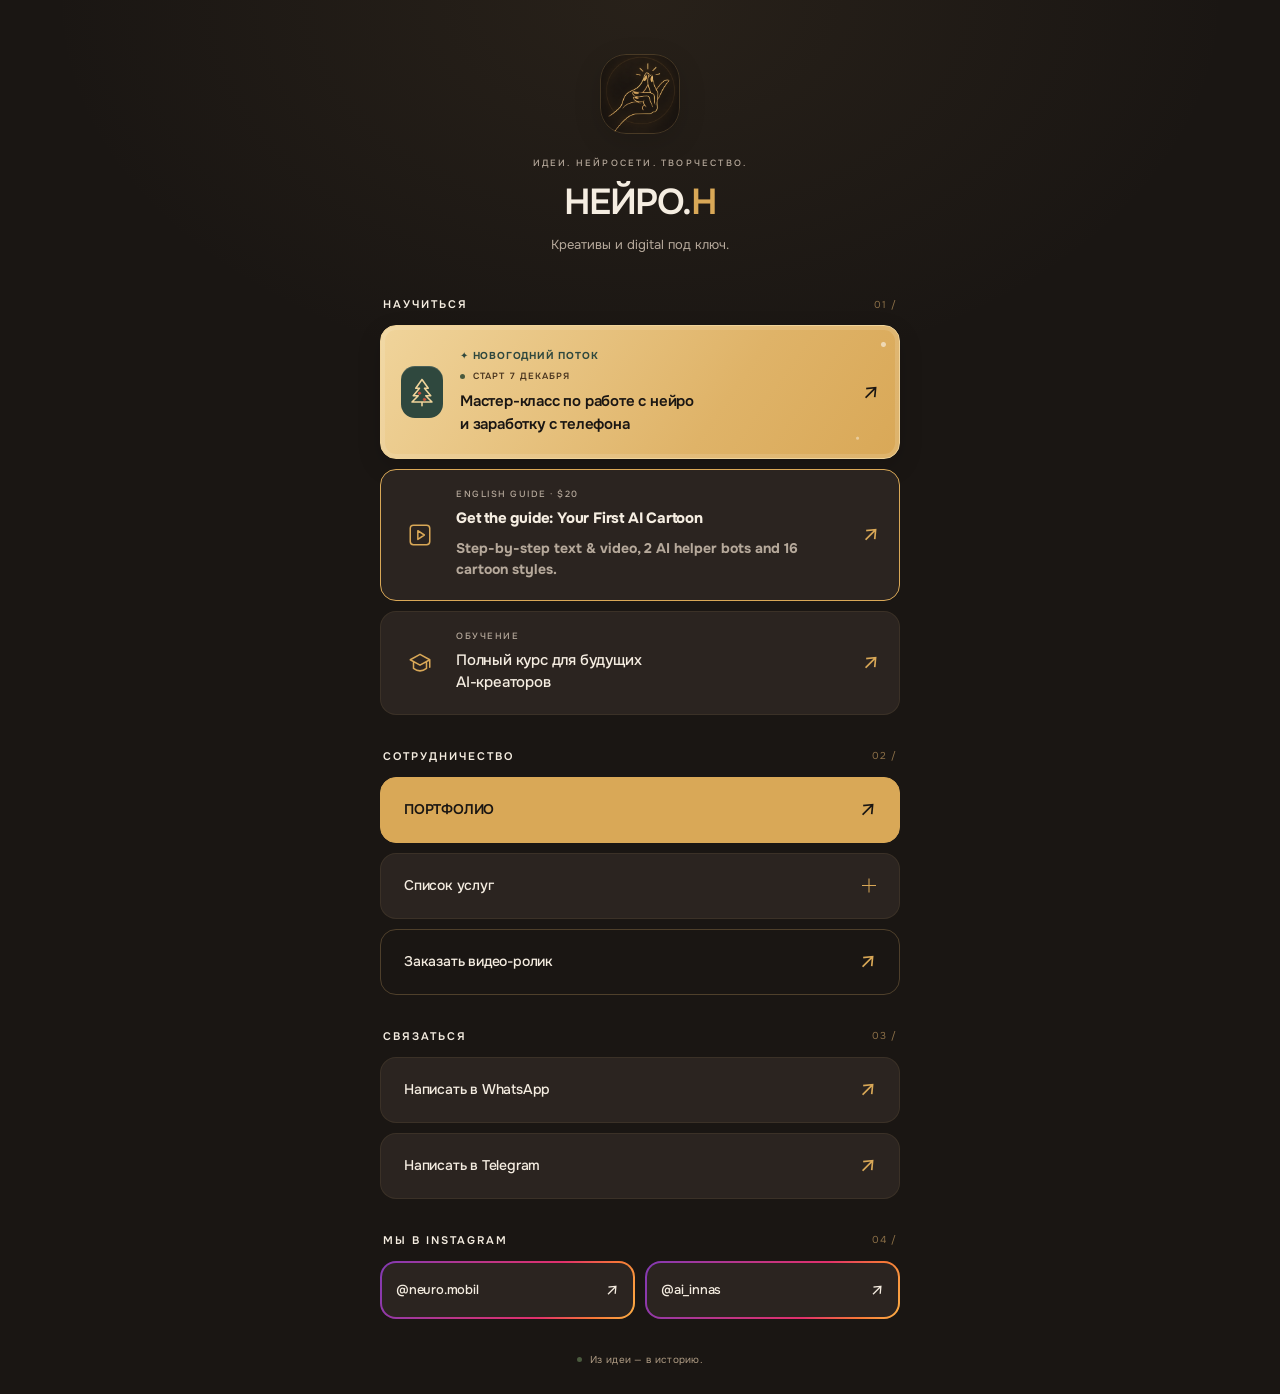
<file: team/index.html>
<!doctype html>
<html lang="ru">
<head>
  <meta charset="UTF-8">
  <meta name="viewport" content="width=device-width, initial-scale=1">
  <meta name="theme-color" content="#1A1613">
  <meta name="description" content="НЕЙРО.Н — Креативы и digital под ключ. Обучение для AI-креаторов, создание видео и сотрудничество.">
  <title>НЕЙРО.Н · Креативы и digital под ключ</title>
  <link rel="preconnect" href="https://fonts.googleapis.com">
  <link rel="preconnect" href="https://fonts.gstatic.com" crossorigin>
  <link href="https://fonts.googleapis.com/css2?family=Onest:wght@400;450;500;550;600;650;700;750&display=swap" rel="stylesheet">
  <link rel="stylesheet" href="./style.css?v=guide-1">
</head>
<body>
  <main class="page">
    <header class="profile">
      <div class="brand-mark"><img src="./assets/logo.png?v=hand-1" alt="Логотип НЕЙРО.Н" width="80" height="80" fetchpriority="high"></div>
      <p class="eyebrow">ИДЕИ. НЕЙРОСЕТИ. ТВОРЧЕСТВО.</p>
      <h1>НЕЙРО.<span class="gold">Н</span></h1>
      <p class="intro">Креативы и digital под ключ.</p>
    </header>

    <section aria-labelledby="learn-title">
      <div class="section-heading"><h2 id="learn-title">НАУЧИТЬСЯ</h2><span aria-hidden="true">01 /</span></div>
      <div class="links">
        <a class="card featured holiday-card" href="https://neuromobil.ru" target="_blank" rel="noopener noreferrer">
          <span class="icon" aria-hidden="true"><svg viewBox="0 0 24 24"><path d="m12 2-5 7h3l-5 6h4l-5 5h16l-5-5h4l-5-6h3L12 2ZM12 20v3"/><circle cx="10" cy="13" r="1" class="tree-bauble"/><circle cx="14" cy="18" r="1" class="tree-bauble"/></svg></span>
          <span class="card-copy"><span class="season-label">✦ Новогодний поток</span><span class="meta"><span class="date-dot"></span> СТАРТ 7 ДЕКАБРЯ</span><span class="card-title">Мастер-класс по работе с нейро<br class="desktop-break"> и заработку с телефона</span></span><span class="arrow" aria-hidden="true">↗</span>
        </a>
        <a class="card guide-card" href="https://neuromobil.ru/guide/" target="_blank" rel="noopener noreferrer" lang="en">
          <span class="icon" aria-hidden="true"><svg viewBox="0 0 24 24"><rect x="3" y="3" width="18" height="18" rx="3"/><path d="m10 8 6 4-6 4V8Z"/></svg></span>
          <span class="card-copy"><span class="meta">ENGLISH GUIDE · $20</span><strong class="card-title">Get the guide: Your First AI Cartoon</strong><strong class="guide-description">Step-by-step text &amp; video, 2 AI helper bots and 16 cartoon styles.</strong></span><span class="arrow" aria-hidden="true">↗</span>
        </a>
        <a class="card" href="https://yavneuro.ru" target="_blank" rel="noopener noreferrer">
          <span class="icon" aria-hidden="true"><svg viewBox="0 0 24 24"><path d="m3 9 9-5 9 5-9 5-9-5ZM6 11v6c4 3 8 3 12 0v-6M21 9v7"/></svg></span>
          <span class="card-copy"><span class="meta">ОБУЧЕНИЕ</span><span class="card-title">Полный курс для будущих<br>AI-креаторов</span></span><span class="arrow" aria-hidden="true">↗</span>
        </a>
      </div>
    </section>

    <section class="collaboration" aria-labelledby="collab-title">
      <div class="section-heading"><h2 id="collab-title">СОТРУДНИЧЕСТВО</h2><span aria-hidden="true">02 /</span></div>
      <div class="links">
        <a class="card compact featured" href="https://neuromobil.ru/portfolio/" target="_blank" rel="noopener noreferrer"><span class="card-title">ПОРТФОЛИО</span><span class="arrow" aria-hidden="true">↗</span></a>
        <details class="services">
          <summary class="card compact"><span class="card-title">Список услуг</span><span class="plus" aria-hidden="true"></span></summary>
          <div class="services-content"><h3 class="services-title">Услуги</h3>
            <dl class="service-list">
              <div><dt>AI-видео для бизнеса и личных проектов</dt><dd>Создание рекламных роликов, имиджевых видео, Reels, клипов, поздравлений и контента для социальных сетей.</dd></div>
              <div><dt>AI-сериалы под ключ</dt><dd>Разработка идеи, сюжета, персонажей и визуального стиля. Создание серий и полная упаковка проекта.</dd></div>
              <div><dt>Мультфильмы и анимационные ролики</dt><dd>Создание авторских мультфильмов для брендов, экспертов, семейных событий и личных историй.</dd></div>
              <div><dt>Концепции, сюжеты и стратегии</dt><dd>Разработка креативных идей, сценариев, визуальных концепций, контентных и коммуникационных стратегий.</dd></div>
              <div><dt>AI-изображения</dt><dd>Создание рекламных визуалов, фотосессий, иллюстраций, персонажей, обложек и изображений для социальных сетей.</dd></div>
              <div><dt>Презентации</dt><dd>Разработка продающих, информационных, образовательных и корпоративных презентаций — от структуры и текстов до готового дизайна.</dd></div>
              <div><dt>Разработка сайтов</dt><dd>Создание сайтов-визиток, лендингов, многостраничных сайтов и онлайн-портфолио: структура, тексты, дизайн и сборка.</dd></div>
              <div><dt>Комплексное ведение SMM</dt><dd>Разработка стратегии, контент-плана и визуального оформления. Создание публикаций, Reels и сторис. Сопровождение продвижения аккаунта.</dd></div>
            </dl><button class="contact-button" type="button" aria-haspopup="dialog" data-contact>СВЯЗАТЬСЯ <span aria-hidden="true">↗</span></button></div>
        </details>
        <button class="card compact order" type="button" aria-haspopup="dialog" id="order-button" data-contact><span class="card-title">Заказать видео-ролик</span><span class="arrow" aria-hidden="true">↗</span></button>
      </div>
    </section>
    <section class="collaboration" aria-labelledby="contact-title">
      <div class="section-heading"><h2 id="contact-title">СВЯЗАТЬСЯ</h2><span aria-hidden="true">03 /</span></div>
      <div class="links">
        <a class="card compact" href="https://wa.me/79381306612" target="_blank" rel="noopener noreferrer"><span class="card-title">Написать в WhatsApp</span><span class="arrow" aria-hidden="true">↗</span></a>
        <a class="card compact" href="https://t.me/deal_ginger" target="_blank" rel="noopener noreferrer"><span class="card-title">Написать в Telegram</span><span class="arrow" aria-hidden="true">↗</span></a>
      </div>
    </section>
    <section class="collaboration" aria-labelledby="instagram-title">
      <div class="section-heading"><h2 id="instagram-title">МЫ В INSTAGRAM</h2><span aria-hidden="true">04 /</span></div>
      <div class="links instagram-links">
        <a class="card compact instagram-card" href="https://www.instagram.com/neuro.mobil/" target="_blank" rel="noopener noreferrer"><span class="card-title">@neuro.mobil</span><span class="arrow" aria-hidden="true">↗</span></a>
        <a class="card compact instagram-card" href="https://www.instagram.com/ai_innas/" target="_blank" rel="noopener noreferrer"><span class="card-title">@ai_innas</span><span class="arrow" aria-hidden="true">↗</span></a>
      </div>
    </section>
    <footer><span class="footer-dot" aria-hidden="true"></span> Из идеи — в историю.</footer>
  </main>
  <dialog id="contact-dialog" aria-labelledby="dialog-title"><button class="close" aria-label="Закрыть" type="button">×</button><p class="eyebrow">СОТРУДНИЧЕСТВО</p><h2 id="dialog-title">Создадим вашу историю</h2><p>Расскажите о вашей задаче в удобном мессенджере.</p><div class="links"><a class="contact-button" href="https://wa.me/79381306612" target="_blank" rel="noopener noreferrer">НАПИСАТЬ В WHATSAPP <span aria-hidden="true">↗</span></a><a class="contact-button" href="https://t.me/deal_ginger" target="_blank" rel="noopener noreferrer">НАПИСАТЬ В TELEGRAM <span aria-hidden="true">↗</span></a></div></dialog>
  <script src="./app.js"></script>
</body>
</html>
</file>
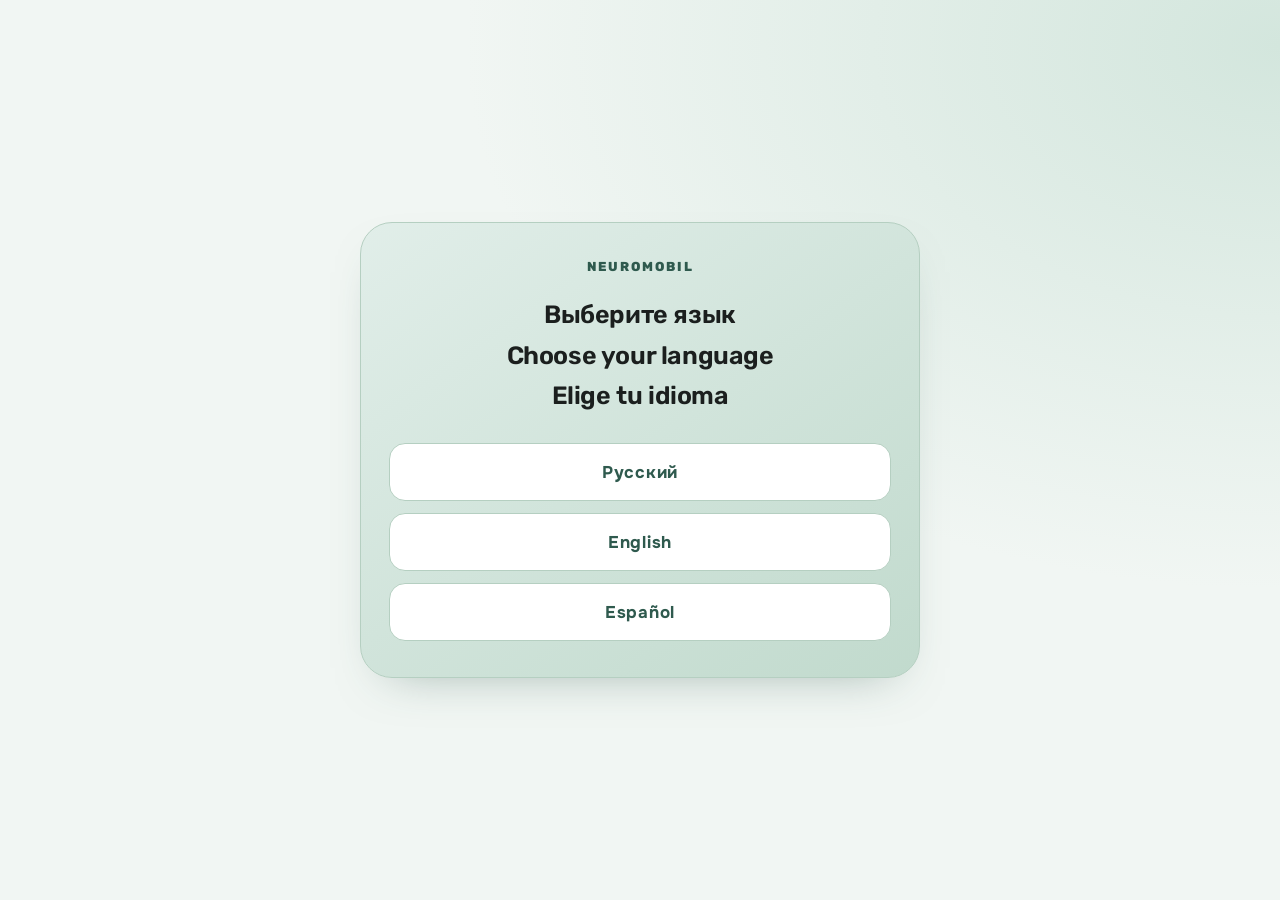
<file: us/index.html>
<!doctype html>
<html lang="ru">
<head>
  <meta charset="utf-8">
  <meta name="viewport" content="width=device-width, initial-scale=1">
  <meta name="theme-color" content="#F1F6F3">
  <meta name="description" content="НЕЙРОМОБИЛЬ: мастер-класс по созданию нейро-контента с телефона, мультфильмы на заказ и портфолио. Старт мастер-класса — 7 декабря.">
  <title>НЕЙРОМОБИЛЬ · Твой маршрут в мир нейро</title>
  <link rel="icon" href="./assets/favicon.svg" type="image/svg+xml">
  <link rel="preconnect" href="https://fonts.googleapis.com">
  <link rel="preconnect" href="https://fonts.gstatic.com" crossorigin>
  <link href="https://fonts.googleapis.com/css2?family=Onest:wght@400;500;600;700;800&family=Rubik:wght@500;600;700;800&display=swap" rel="stylesheet">
  <link rel="stylesheet" href="./style.css?v=language-gate-1">
</head>
<body class="language-pending">
  <main class="page">
    <nav class="language-switch" aria-label="Выбор языка">
      <div class="language-welcome"><p class="language-brand">NEUROMOBIL</p><h2><span lang="ru">Выберите язык</span><span lang="en">Choose your language</span><span lang="es">Elige tu idioma</span></h2></div>
      <button type="button" data-language="ru" lang="ru" aria-label="Русский" aria-pressed="true">Русский</button>
      <button type="button" data-language="en" lang="en" aria-label="English" aria-pressed="false">English</button>
      <button type="button" data-language="es" lang="es" aria-label="Español" aria-pressed="false">Español</button>
    </nav>
    <header class="profile">
      <div class="brand-line"><span class="brand-dot"></span> ИДЕИ. НЕЙРОСЕТИ. ТВОРЧЕСТВО.</div>
      <h1>НЕЙРОМОБИЛЬ</h1>
      <p class="team-credit"><span>от команды</span> <a href="https://neuromobil.ru/team/">НЕЙРО.<strong>Н</strong></a></p>
      <p class="intro">Твой маршрут в мир нейро.</p>
      <div class="hero">
        <div class="winter-trees" aria-hidden="true"><i></i><i></i><i></i><i></i></div>
        <img src="../images/car-marina.webp" width="1000" height="405" alt="Марина в новогоднем мятном кабриолете с подарками" fetchpriority="high">
        <span class="hero-label"><span aria-hidden="true">✦</span> Из идеи — в историю</span>
      </div>
    </header>

    <nav class="links routes" aria-label="Обучение, контент на заказ и портфолио">
      <div class="section-heading"><span>ВЫБЕРИ СВОЙ МАРШРУТ</span><span aria-hidden="true">↘</span></div>
      <a id="intensive" class="card featured" href="https://neuromobil.ru/" target="_blank" rel="noopener noreferrer">
        <span class="card-top"><span class="tag"><span class="date-dot"></span> СТАРТ 7 ДЕКАБРЯ</span><span class="card-number" aria-hidden="true">01</span></span>
        <span class="season-label">Новогодний поток</span>
        <span class="course-language" hidden></span>
        <span class="card-content">
          <span class="icon" aria-hidden="true"><svg viewBox="0 0 24 24"><path d="m12 2-5 7h3l-5 6h4l-5 5h16l-5-5h4l-5-6h3L12 2ZM12 20v3"/></svg></span>
          <span class="card-copy"><span class="card-title">Мастер-класс по созданию<br>нейро-контента с телефона</span><span class="card-description">10 дней. Только телефон. Доступ навсегда. Жми чтобы зарегистрироваться</span></span>
          <span class="arrow" aria-hidden="true">↗</span>
        </span>
      </a>
      <a id="guide" class="card secondary guide-card" href="https://neuromobil.ru/guide/" target="_blank" rel="noopener noreferrer" hidden>
        <span class="icon" aria-hidden="true"><svg viewBox="0 0 24 24"><rect x="3" y="3" width="18" height="18" rx="3"/><path d="m10 8 6 4-6 4V8Z"/></svg></span>
        <span class="card-copy"><strong class="guide-language"></strong><strong class="card-title"></strong><span class="card-description"></span></span>
        <span class="arrow" aria-hidden="true">↗</span>
      </a>
      <a id="content" class="card secondary" href="https://t.me/deal_ginger" target="_blank" rel="noopener noreferrer">
        <span class="icon" aria-hidden="true"><svg viewBox="0 0 24 24"><rect x="3" y="7" width="18" height="14" rx="3"/><path d="m3 7 17-4-1-3L2 4l1 3ZM6 3l3 3m3-5 3 3"/><path d="m10 11 5 3-5 3Z"/></svg></span>
        <span class="card-copy"><span class="card-title">Контент на заказ</span><span class="card-description">Мультфильмы, реализм, фентези - оживим твою историю в любом жанре</span></span>
        <span class="arrow" aria-hidden="true">↗</span>
      </a>
      <a id="portfolio" class="card secondary portfolio" href="https://neuromobil.ru/portfolio" target="_blank" rel="noopener noreferrer">
        <span class="icon" aria-hidden="true"><svg viewBox="0 0 24 24"><rect x="3" y="3" width="7" height="7" rx="2"/><rect x="14" y="3" width="7" height="7" rx="2"/><rect x="3" y="14" width="7" height="7" rx="2"/><path d="M14 17.5h7m-3.5-3.5v7"/></svg></span>
        <span class="card-copy"><span class="card-title">Портфолио</span><span class="card-description">Истории, которые уже случились</span></span>
        <span class="arrow" aria-hidden="true">↗</span>
      </a>
    </nav>
    <nav class="links contacts" aria-label="Связаться">
      <div class="section-heading"><span>СВЯЗАТЬСЯ</span><span aria-hidden="true">↘</span></div>
      <a class="card contact" href="https://wa.me/79381306612" target="_blank" rel="noopener noreferrer"><span class="card-title">Написать в WhatsApp</span><span class="arrow" aria-hidden="true">↗</span></a>
      <a class="card contact" href="https://t.me/deal_ginger" target="_blank" rel="noopener noreferrer"><span class="card-title">Написать в Telegram</span><span class="arrow" aria-hidden="true">↗</span></a>
    </nav>
    <footer><span class="footer-line"></span><span>БОЛЬШИЕ ИДЕИ НАЧИНАЮТСЯ С ТЕБЯ</span><span class="footer-line"></span></footer>
  </main>
  <script src="./app.js?v=language-gate-1"></script>
</body>
</html>
</file>
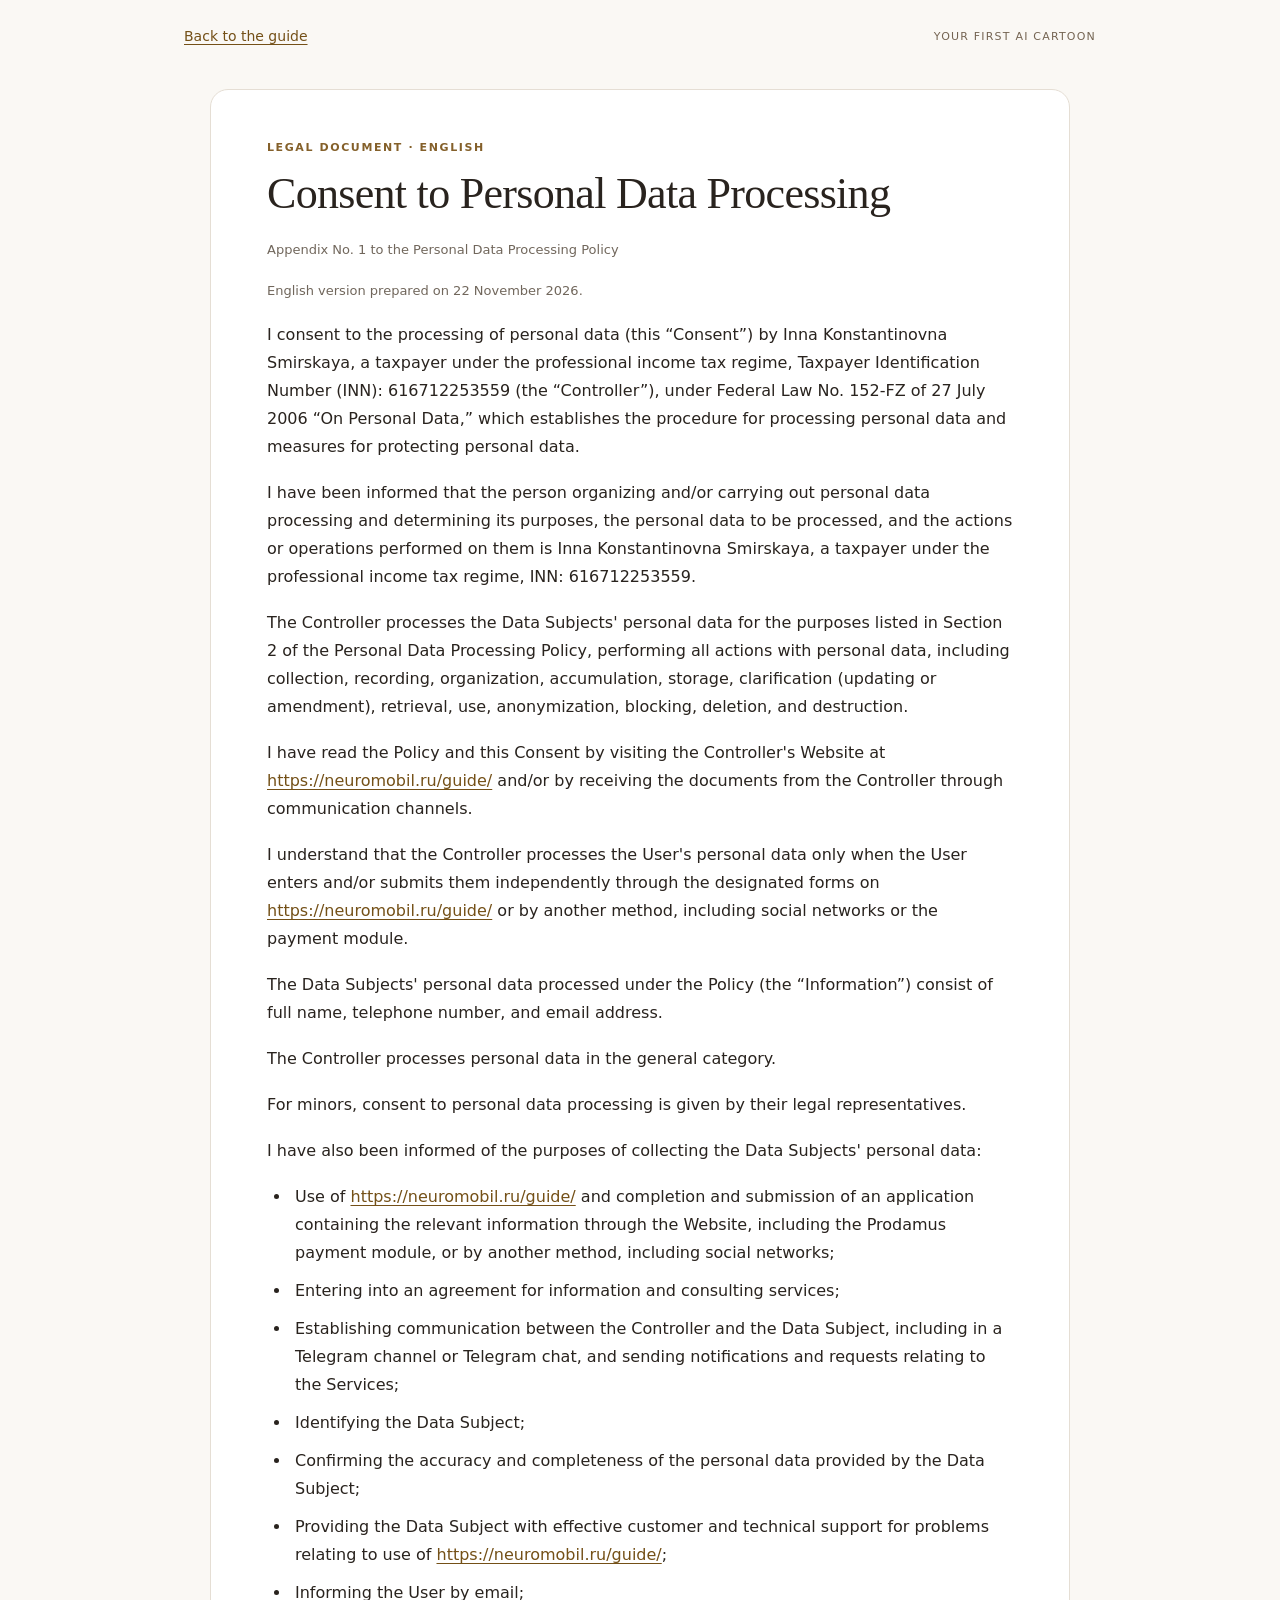
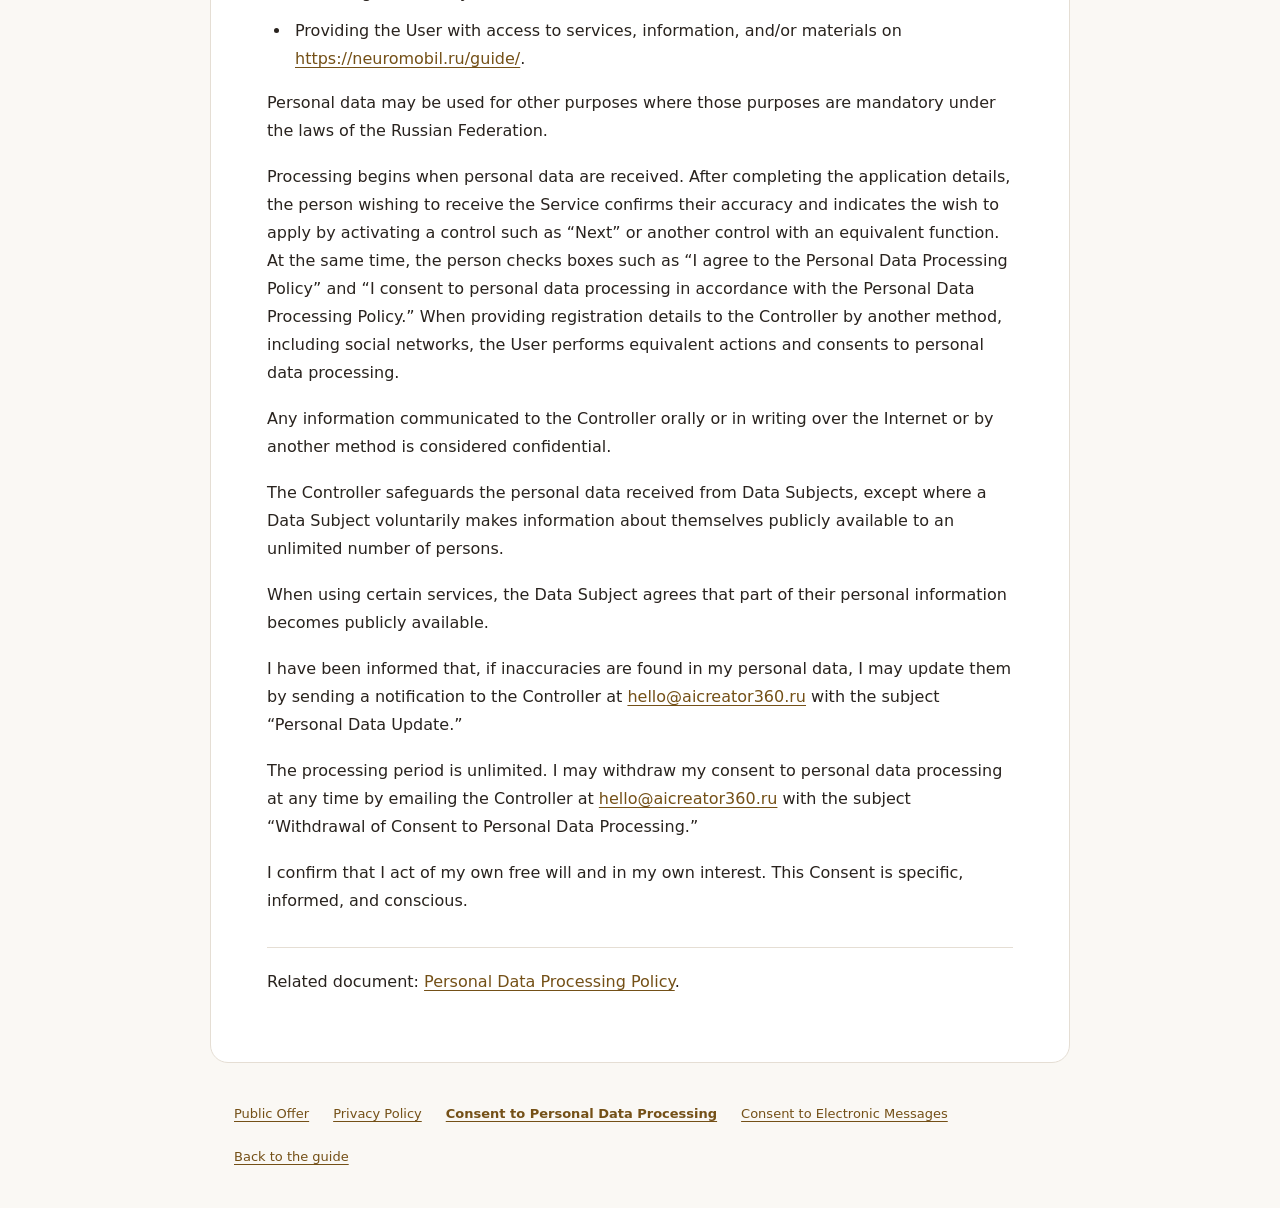
<file: guide/legal/data-consent.html>
<!doctype html>
<html lang="en">
<head>
<meta charset="utf-8">
<meta name="viewport" content="width=device-width, initial-scale=1">
<title>Consent to Personal Data Processing | Your First AI Cartoon</title>
<meta name="description" content="Consent to Personal Data Processing for the Your First AI Cartoon guide by Inna Konstantinovna Smirskaya.">
<link rel="stylesheet" href="legal.css?v=1">
</head>
<body>
<header class="top"><a href="/guide/">Back to the guide</a><span>YOUR FIRST AI CARTOON</span></header>
<main>
<p class="eyebrow">LEGAL DOCUMENT · ENGLISH</p>
<h1>Consent to Personal Data Processing</h1>
<p class="edition">Appendix No. 1 to the Personal Data Processing Policy</p><p class="edition">English version prepared on 22 November 2026.</p>

<article aria-label="Consent to Personal Data Processing">
<p>I consent to the processing of personal data (this “Consent”) by Inna Konstantinovna Smirskaya, a taxpayer under the professional income tax regime, Taxpayer Identification Number (INN): 616712253559 (the “Controller”), under Federal Law No. 152-FZ of 27 July 2006 “On Personal Data,” which establishes the procedure for processing personal data and measures for protecting personal data.</p>
<p>I have been informed that the person organizing and/or carrying out personal data processing and determining its purposes, the personal data to be processed, and the actions or operations performed on them is Inna Konstantinovna Smirskaya, a taxpayer under the professional income tax regime, INN: 616712253559.</p>
<p>The Controller processes the Data Subjects&#x27; personal data for the purposes listed in Section 2 of the Personal Data Processing Policy, performing all actions with personal data, including collection, recording, organization, accumulation, storage, clarification (updating or amendment), retrieval, use, anonymization, blocking, deletion, and destruction.</p>
<p>I have read the Policy and this Consent by visiting the Controller&#x27;s Website at <a href="/guide/">https://neuromobil.ru/guide/</a> and/or by receiving the documents from the Controller through communication channels.</p>
<p>I understand that the Controller processes the User&#x27;s personal data only when the User enters and/or submits them independently through the designated forms on <a href="/guide/">https://neuromobil.ru/guide/</a> or by another method, including social networks or the payment module.</p>
<p>The Data Subjects&#x27; personal data processed under the Policy (the “Information”) consist of full name, telephone number, and email address.</p>
<p>The Controller processes personal data in the general category.</p>
<p>For minors, consent to personal data processing is given by their legal representatives.</p>
<p>I have also been informed of the purposes of collecting the Data Subjects&#x27; personal data:</p>
<ul>
<li>Use of <a href="/guide/">https://neuromobil.ru/guide/</a> and completion and submission of an application containing the relevant information through the Website, including the Prodamus payment module, or by another method, including social networks;</li>
<li>Entering into an agreement for information and consulting services;</li>
<li>Establishing communication between the Controller and the Data Subject, including in a Telegram channel or Telegram chat, and sending notifications and requests relating to the Services;</li>
<li>Identifying the Data Subject;</li>
<li>Confirming the accuracy and completeness of the personal data provided by the Data Subject;</li>
<li>Providing the Data Subject with effective customer and technical support for problems relating to use of <a href="/guide/">https://neuromobil.ru/guide/</a>;</li>
<li>Informing the User by email;</li>
<li>Providing the User with access to services, information, and/or materials on <a href="/guide/">https://neuromobil.ru/guide/</a>.</li>
</ul>
<p>Personal data may be used for other purposes where those purposes are mandatory under the laws of the Russian Federation.</p>
<p>Processing begins when personal data are received. After completing the application details, the person wishing to receive the Service confirms their accuracy and indicates the wish to apply by activating a control such as “Next” or another control with an equivalent function. At the same time, the person checks boxes such as “I agree to the Personal Data Processing Policy” and “I consent to personal data processing in accordance with the Personal Data Processing Policy.” When providing registration details to the Controller by another method, including social networks, the User performs equivalent actions and consents to personal data processing.</p>
<p>Any information communicated to the Controller orally or in writing over the Internet or by another method is considered confidential.</p>
<p>The Controller safeguards the personal data received from Data Subjects, except where a Data Subject voluntarily makes information about themselves publicly available to an unlimited number of persons.</p>
<p>When using certain services, the Data Subject agrees that part of their personal information becomes publicly available.</p>
<p>I have been informed that, if inaccuracies are found in my personal data, I may update them by sending a notification to the Controller at <a href="mailto:hello@aicreator360.ru">hello@aicreator360.ru</a> with the subject “Personal Data Update.”</p>
<p>The processing period is unlimited. I may withdraw my consent to personal data processing at any time by emailing the Controller at <a href="mailto:hello@aicreator360.ru">hello@aicreator360.ru</a> with the subject “Withdrawal of Consent to Personal Data Processing.”</p>
<p>I confirm that I act of my own free will and in my own interest. This Consent is specific, informed, and conscious.</p>
<p class="related">Related document: <a href="privacy.html">Personal Data Processing Policy</a>.</p>
</article>
</main>
<footer><nav aria-label="Legal documents"><a href="offer.html">Public Offer</a><a href="privacy.html">Privacy Policy</a><a href="data-consent.html" aria-current="page">Consent to Personal Data Processing</a><a href="mailing-consent.html">Consent to Electronic Messages</a></nav><a href="/guide/">Back to the guide</a></footer>
</body>
</html>
</file>
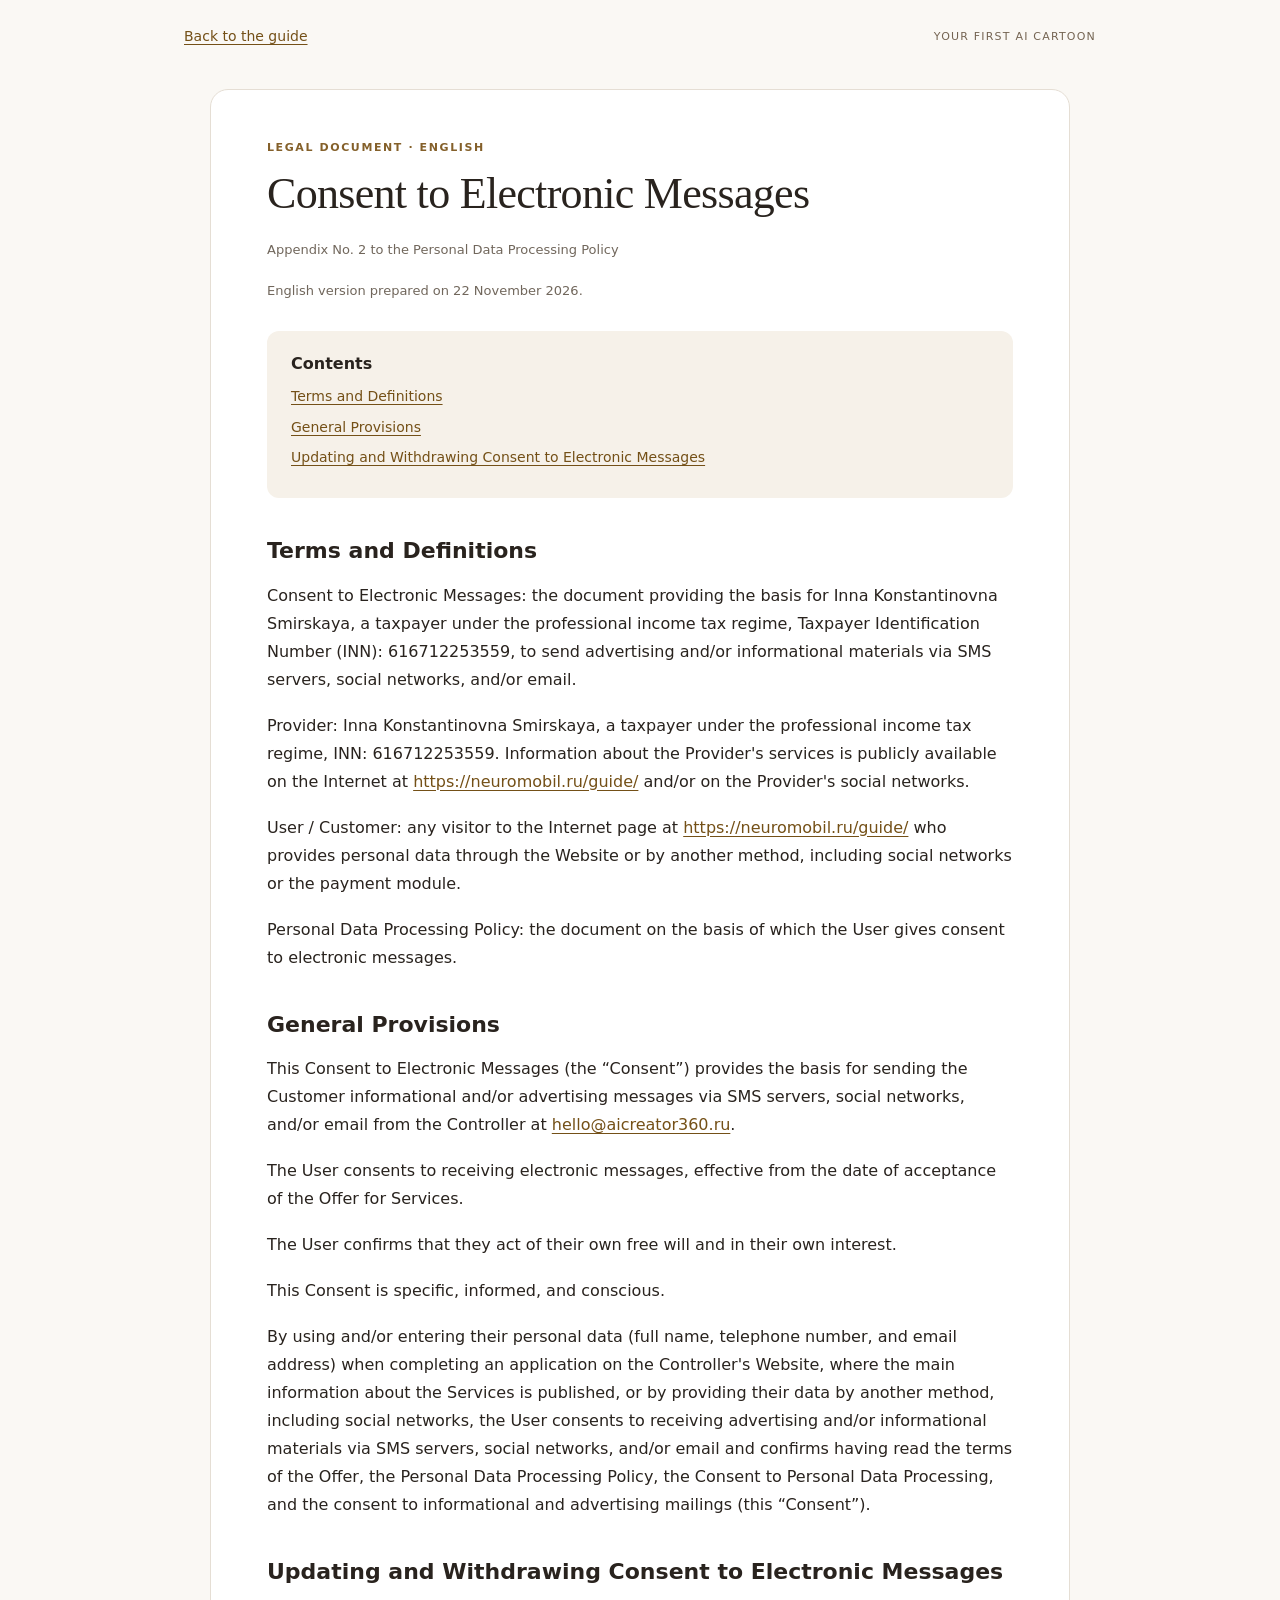
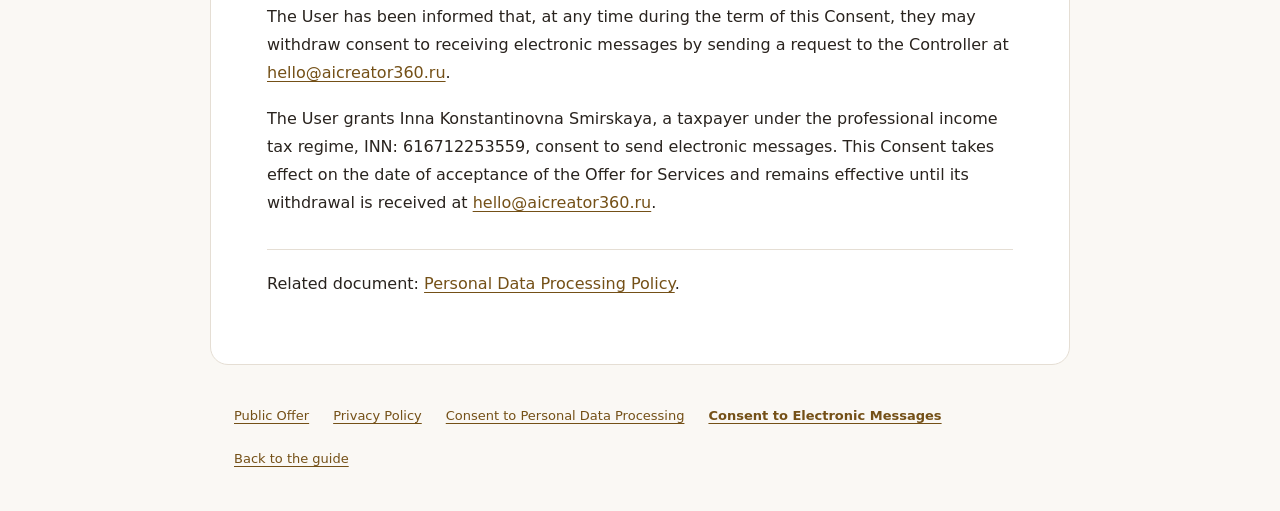
<file: guide/legal/mailing-consent.html>
<!doctype html>
<html lang="en">
<head>
<meta charset="utf-8">
<meta name="viewport" content="width=device-width, initial-scale=1">
<title>Consent to Electronic Messages | Your First AI Cartoon</title>
<meta name="description" content="Consent to Electronic Messages for the Your First AI Cartoon guide by Inna Konstantinovna Smirskaya.">
<link rel="stylesheet" href="legal.css?v=1">
</head>
<body>
<header class="top"><a href="/guide/">Back to the guide</a><span>YOUR FIRST AI CARTOON</span></header>
<main>
<p class="eyebrow">LEGAL DOCUMENT · ENGLISH</p>
<h1>Consent to Electronic Messages</h1>
<p class="edition">Appendix No. 2 to the Personal Data Processing Policy</p><p class="edition">English version prepared on 22 November 2026.</p>
<nav class="contents" aria-label="Document contents"><h2>Contents</h2><ul><li><a href="#section-2">Terms and Definitions</a></li><li><a href="#section-7">General Provisions</a></li><li><a href="#section-13">Updating and Withdrawing Consent to Electronic Messages</a></li></ul></nav>
<article aria-label="Consent to Electronic Messages">
<h2 id="section-2">Terms and Definitions</h2>
<p>Consent to Electronic Messages: the document providing the basis for Inna Konstantinovna Smirskaya, a taxpayer under the professional income tax regime, Taxpayer Identification Number (INN): 616712253559, to send advertising and/or informational materials via SMS servers, social networks, and/or email.</p>
<p>Provider: Inna Konstantinovna Smirskaya, a taxpayer under the professional income tax regime, INN: 616712253559. Information about the Provider&#x27;s services is publicly available on the Internet at <a href="/guide/">https://neuromobil.ru/guide/</a> and/or on the Provider&#x27;s social networks.</p>
<p>User / Customer: any visitor to the Internet page at <a href="/guide/">https://neuromobil.ru/guide/</a> who provides personal data through the Website or by another method, including social networks or the payment module.</p>
<p>Personal Data Processing Policy: the document on the basis of which the User gives consent to electronic messages.</p>
<h2 id="section-7">General Provisions</h2>
<p>This Consent to Electronic Messages (the “Consent”) provides the basis for sending the Customer informational and/or advertising messages via SMS servers, social networks, and/or email from the Controller at <a href="mailto:hello@aicreator360.ru">hello@aicreator360.ru</a>.</p>
<p>The User consents to receiving electronic messages, effective from the date of acceptance of the Offer for Services.</p>
<p>The User confirms that they act of their own free will and in their own interest.</p>
<p>This Consent is specific, informed, and conscious.</p>
<p>By using and/or entering their personal data (full name, telephone number, and email address) when completing an application on the Controller&#x27;s Website, where the main information about the Services is published, or by providing their data by another method, including social networks, the User consents to receiving advertising and/or informational materials via SMS servers, social networks, and/or email and confirms having read the terms of the Offer, the Personal Data Processing Policy, the Consent to Personal Data Processing, and the consent to informational and advertising mailings (this “Consent”).</p>
<h2 id="section-13">Updating and Withdrawing Consent to Electronic Messages</h2>
<p>The User has been informed that, at any time during the term of this Consent, they may withdraw consent to receiving electronic messages by sending a request to the Controller at <a href="mailto:hello@aicreator360.ru">hello@aicreator360.ru</a>.</p>
<p>The User grants Inna Konstantinovna Smirskaya, a taxpayer under the professional income tax regime, INN: 616712253559, consent to send electronic messages. This Consent takes effect on the date of acceptance of the Offer for Services and remains effective until its withdrawal is received at <a href="mailto:hello@aicreator360.ru">hello@aicreator360.ru</a>.</p>
<p class="related">Related document: <a href="privacy.html">Personal Data Processing Policy</a>.</p>
</article>
</main>
<footer><nav aria-label="Legal documents"><a href="offer.html">Public Offer</a><a href="privacy.html">Privacy Policy</a><a href="data-consent.html">Consent to Personal Data Processing</a><a href="mailing-consent.html" aria-current="page">Consent to Electronic Messages</a></nav><a href="/guide/">Back to the guide</a></footer>
</body>
</html>
</file>
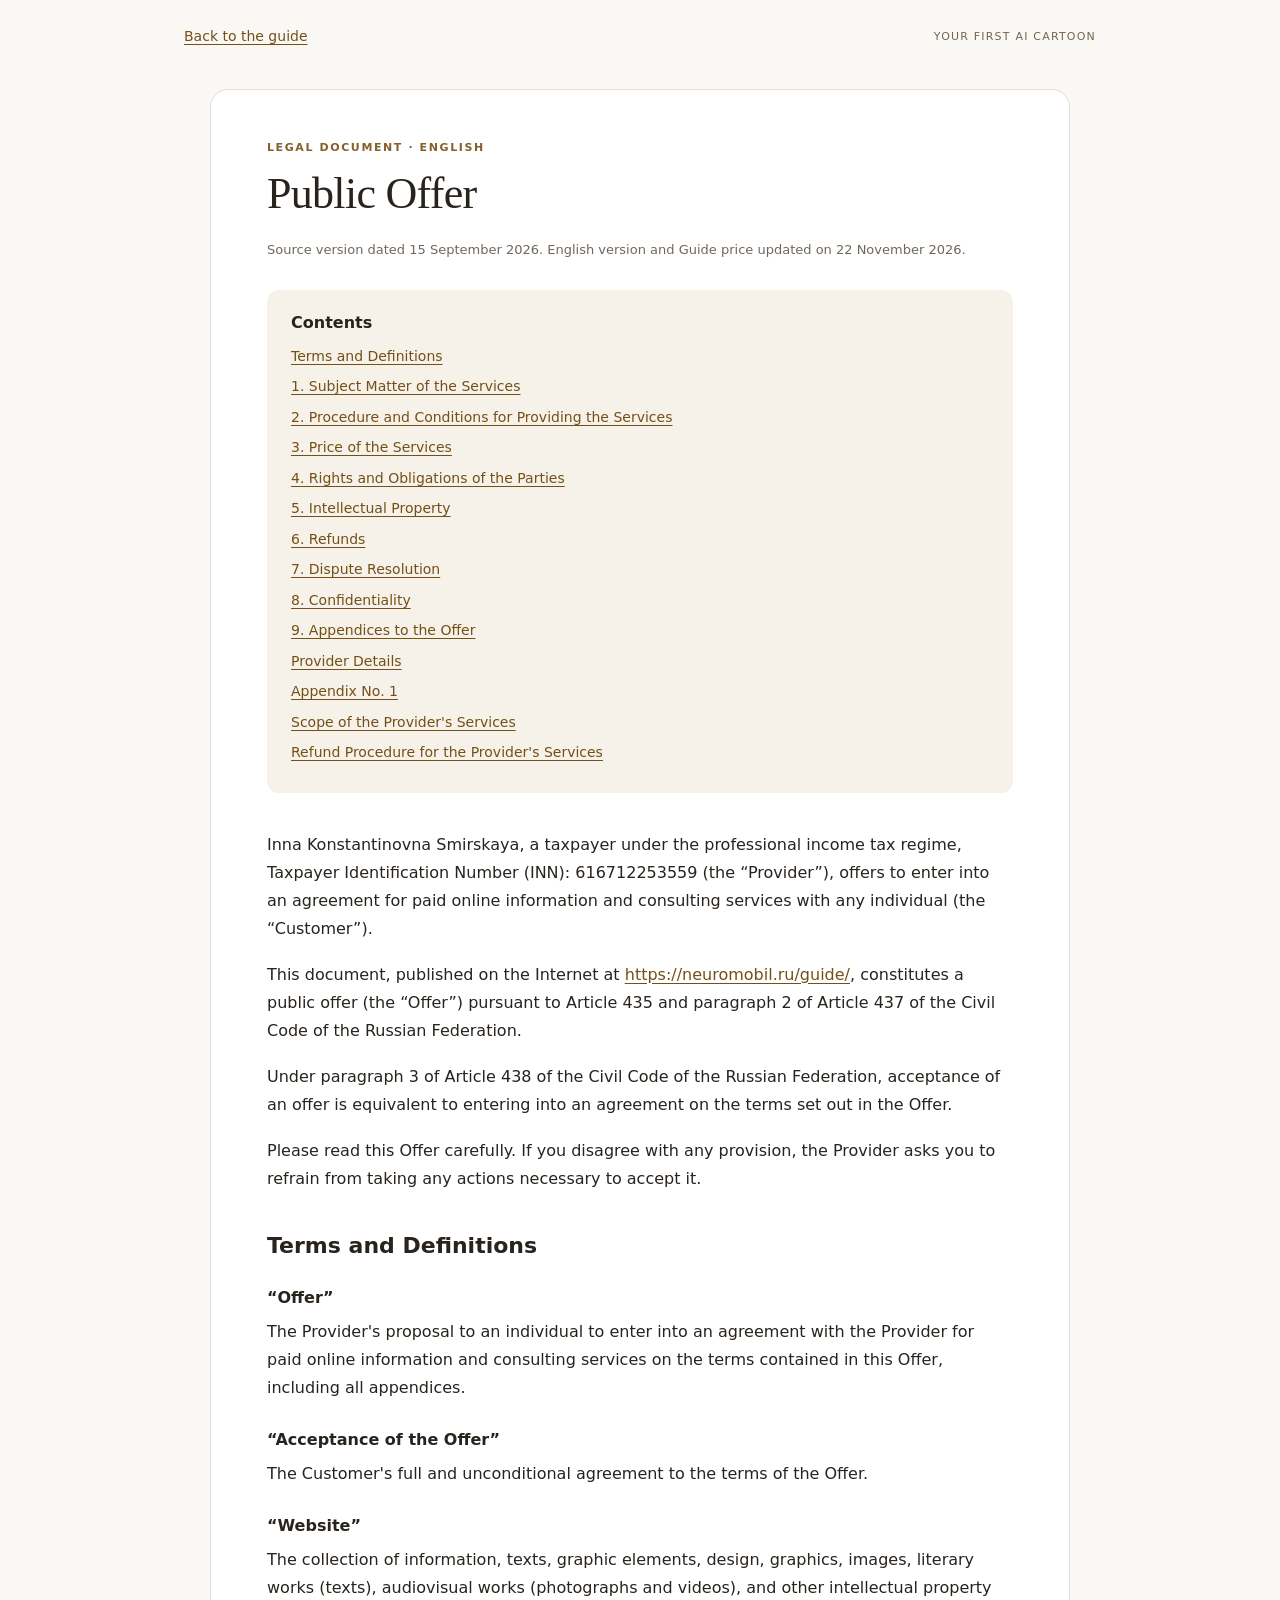
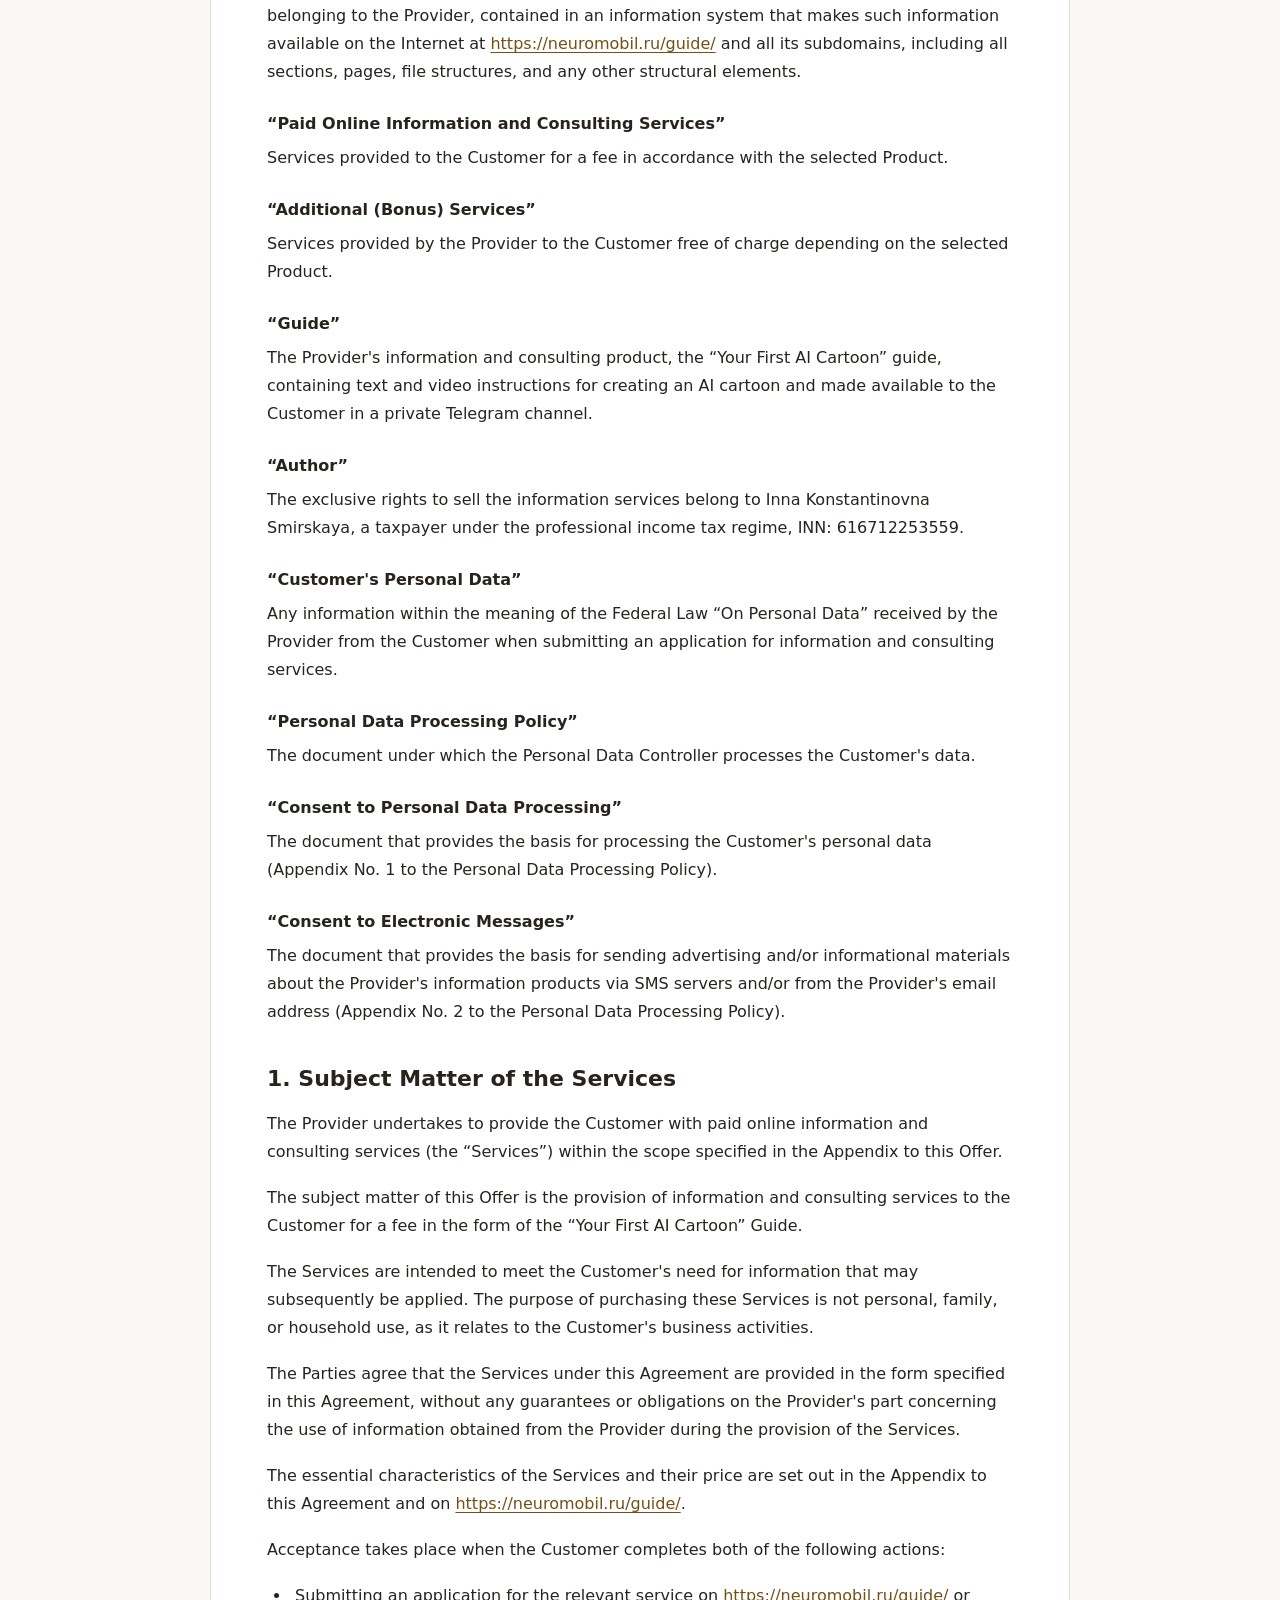
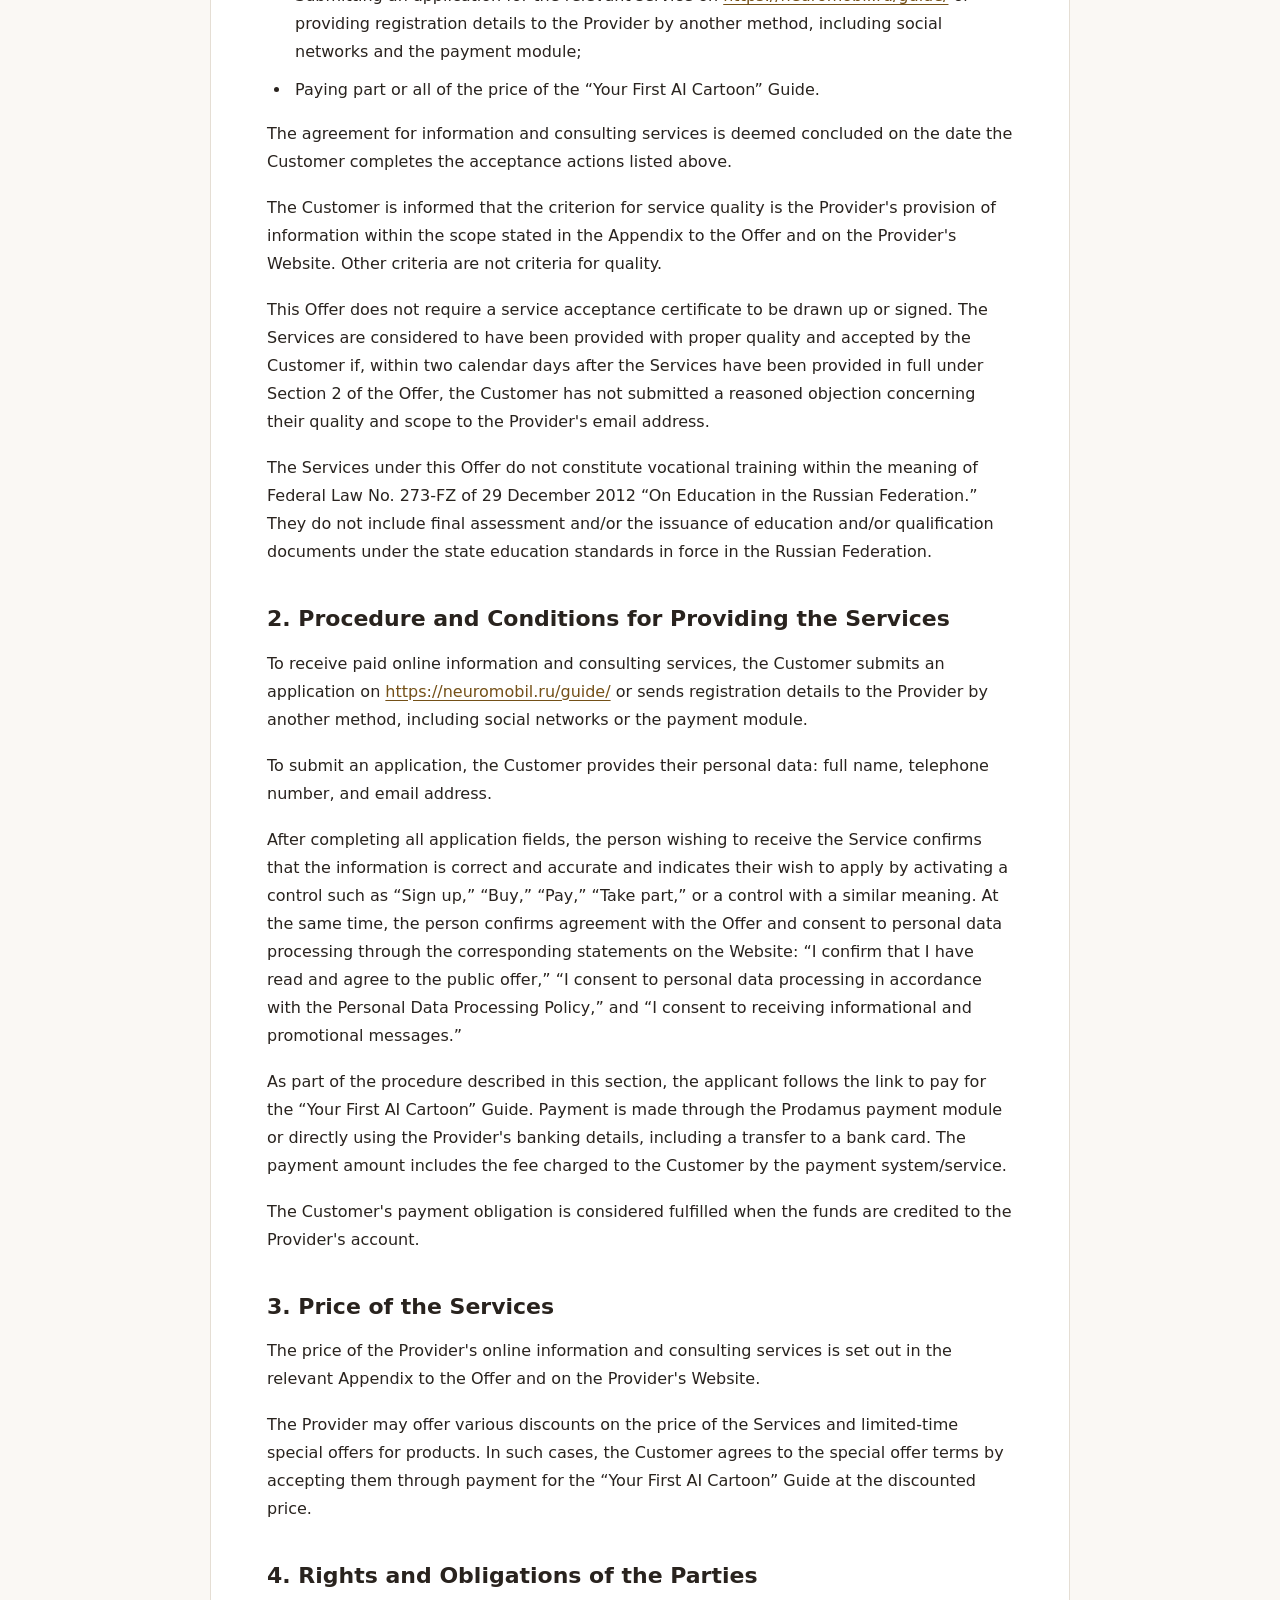
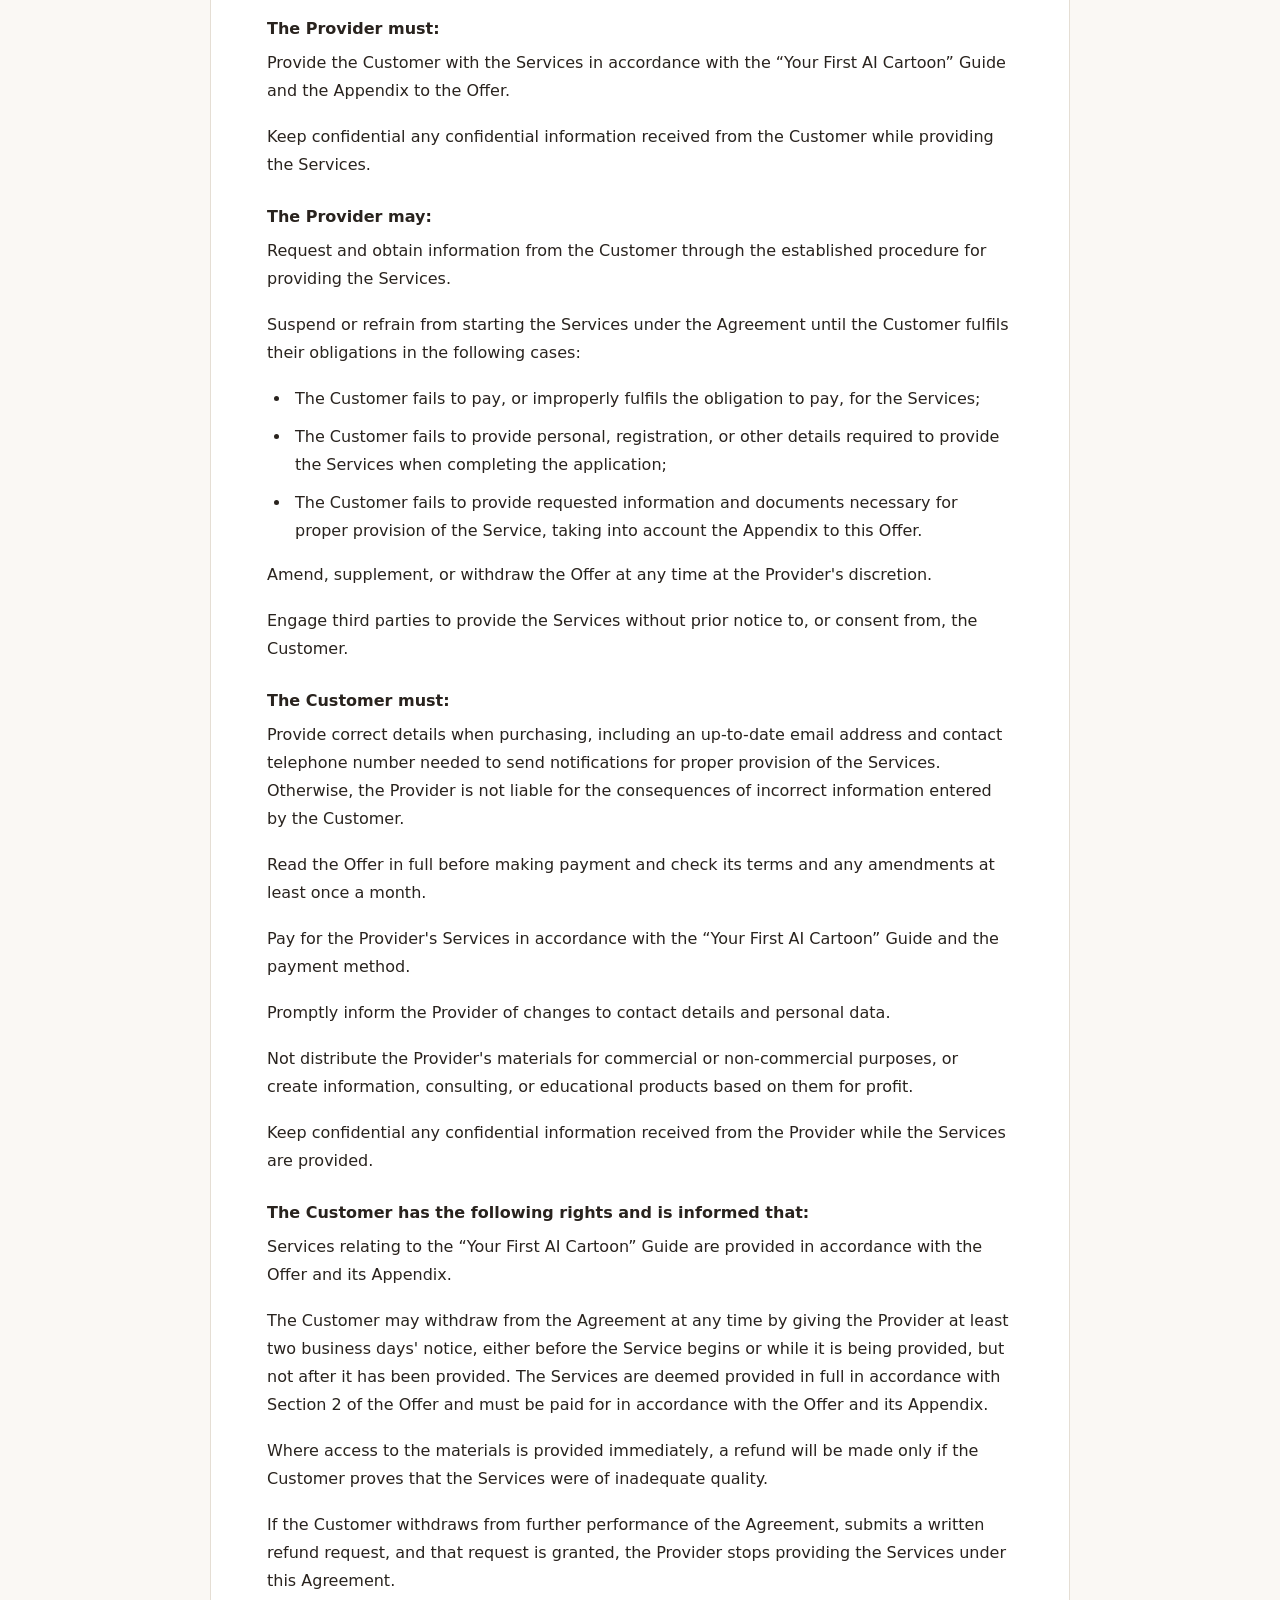
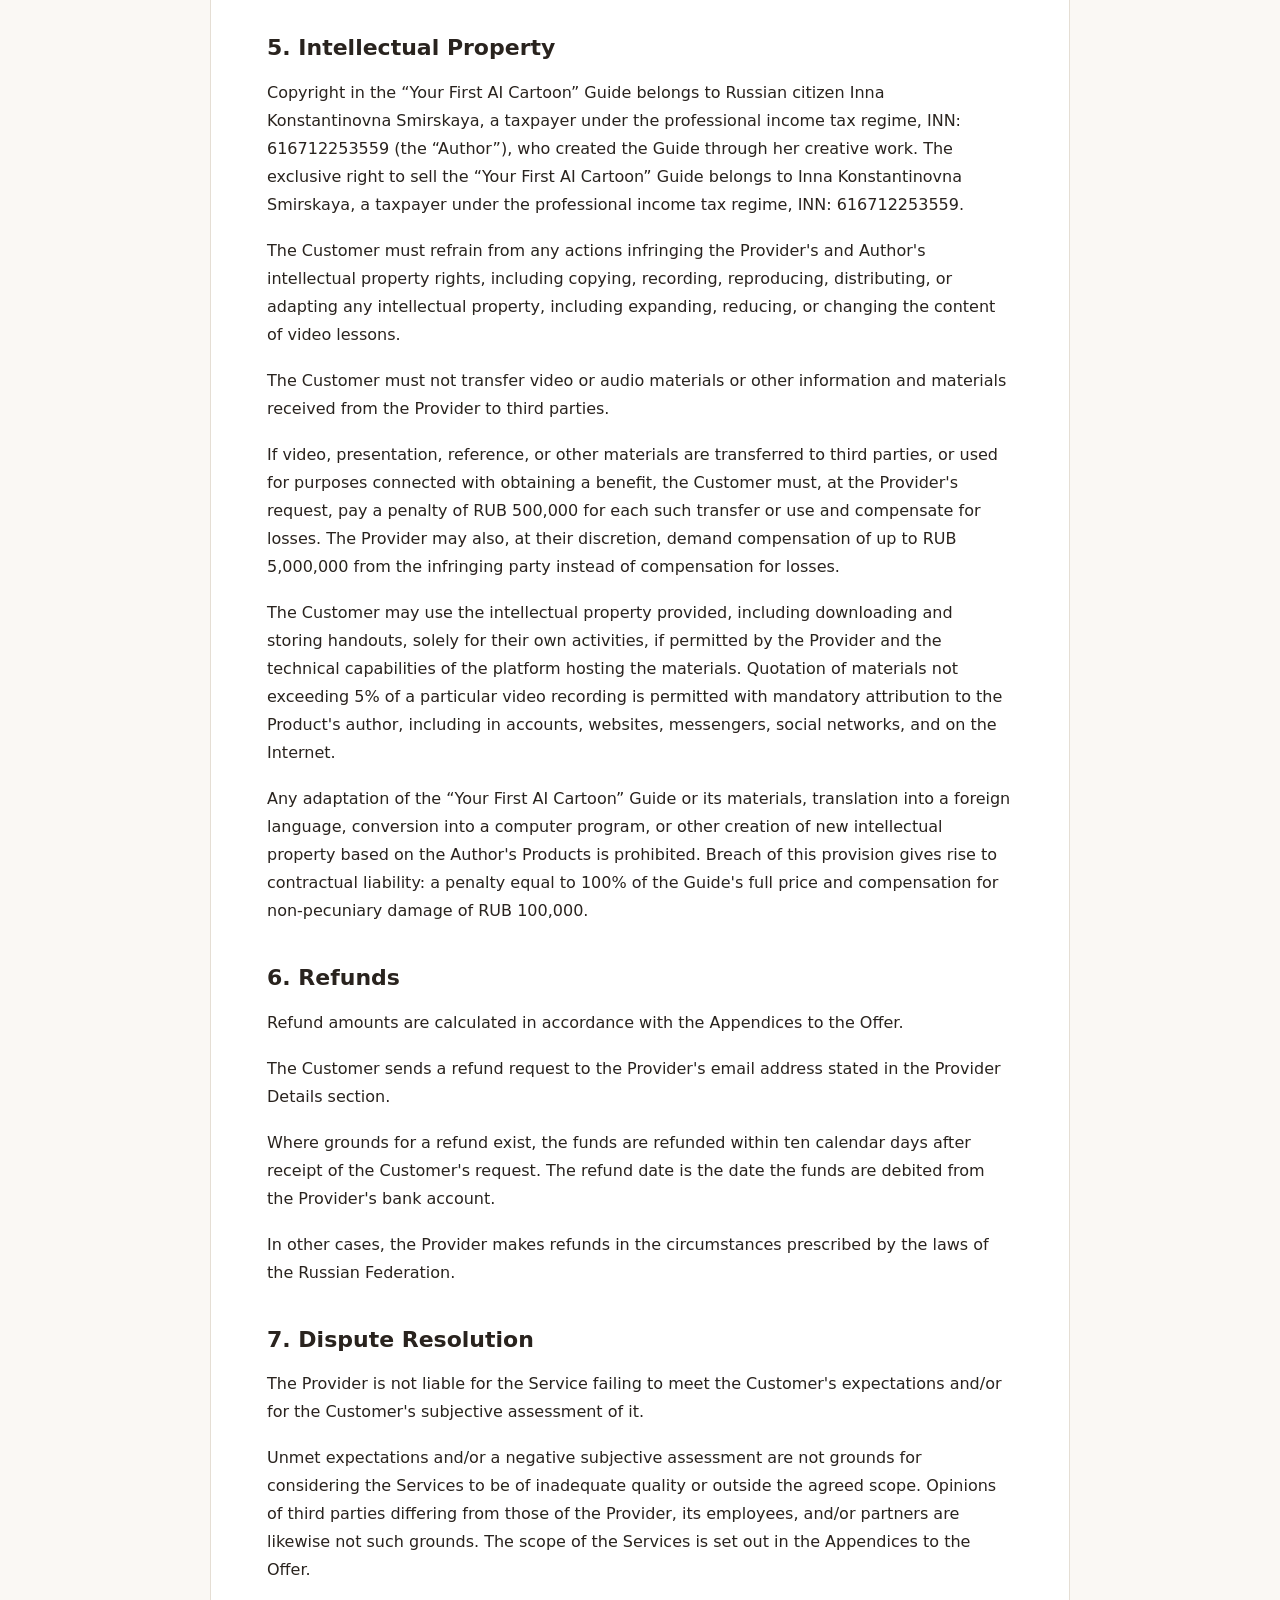
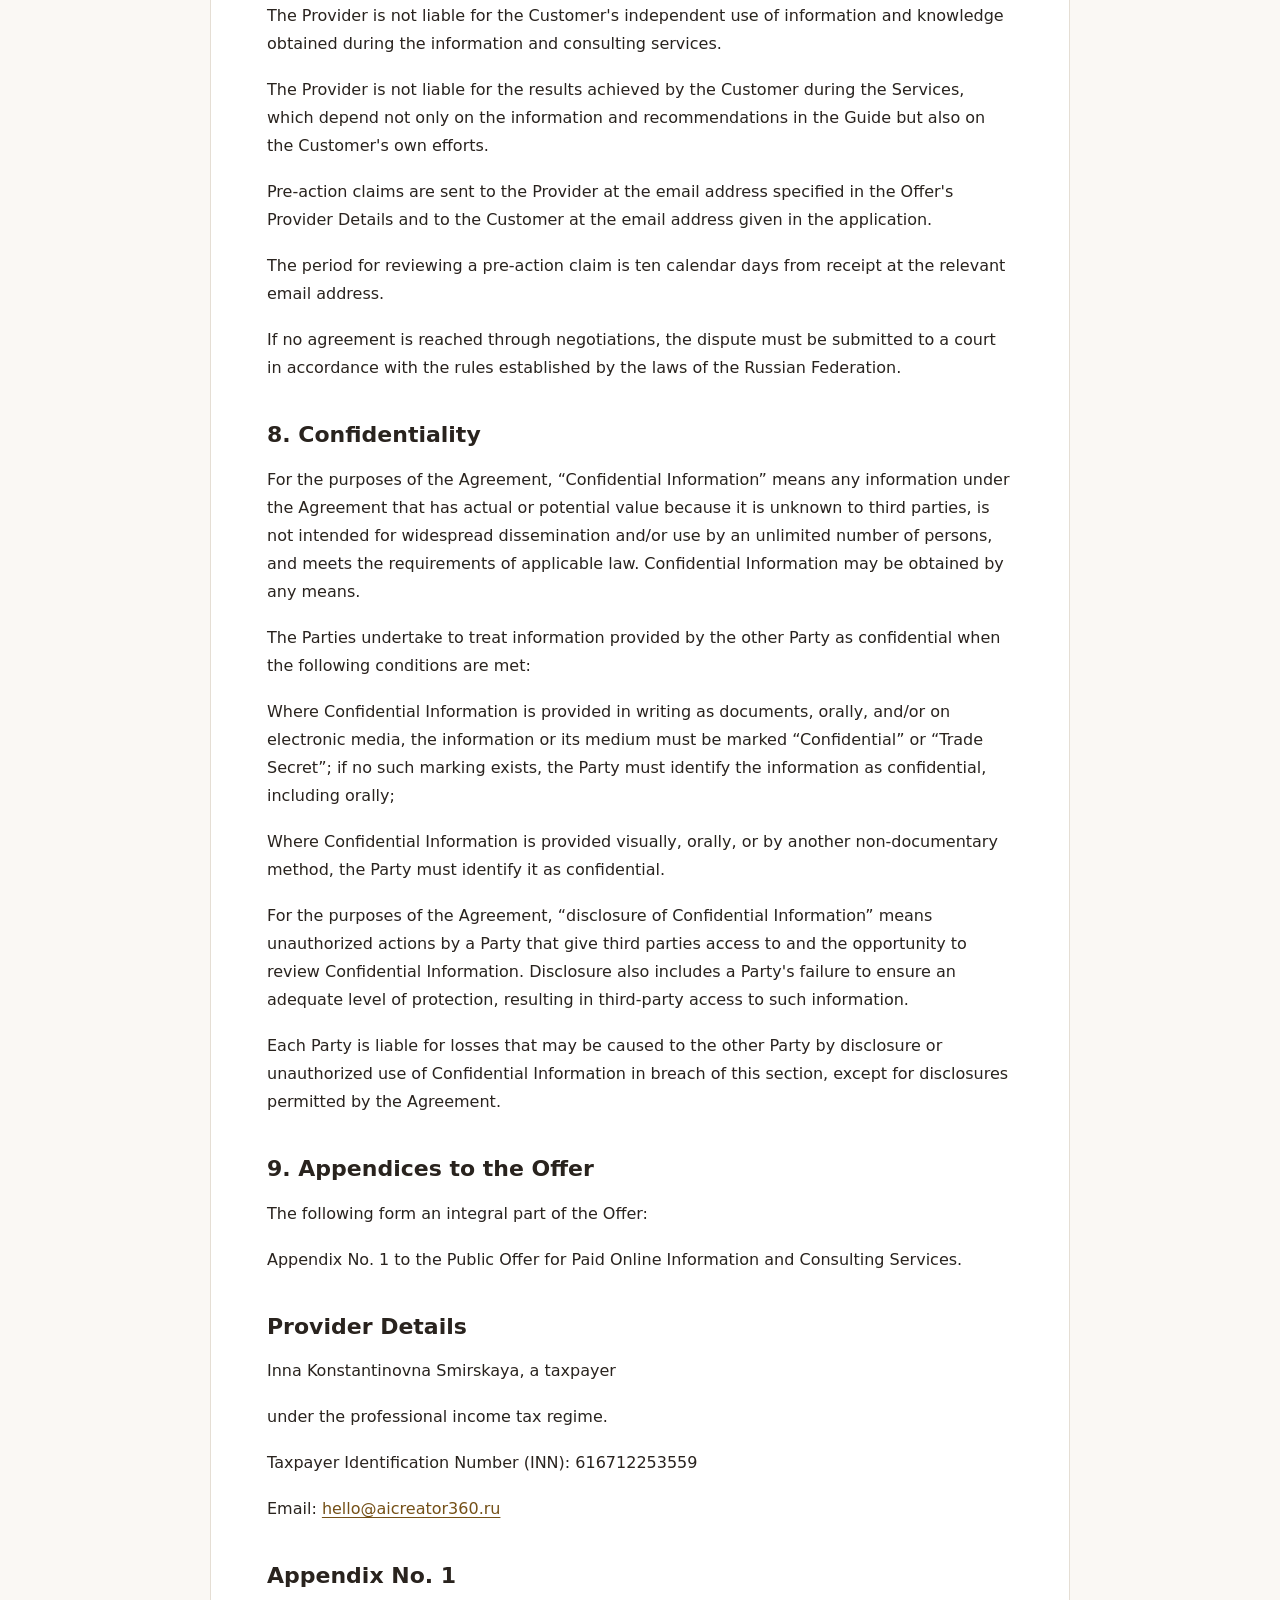
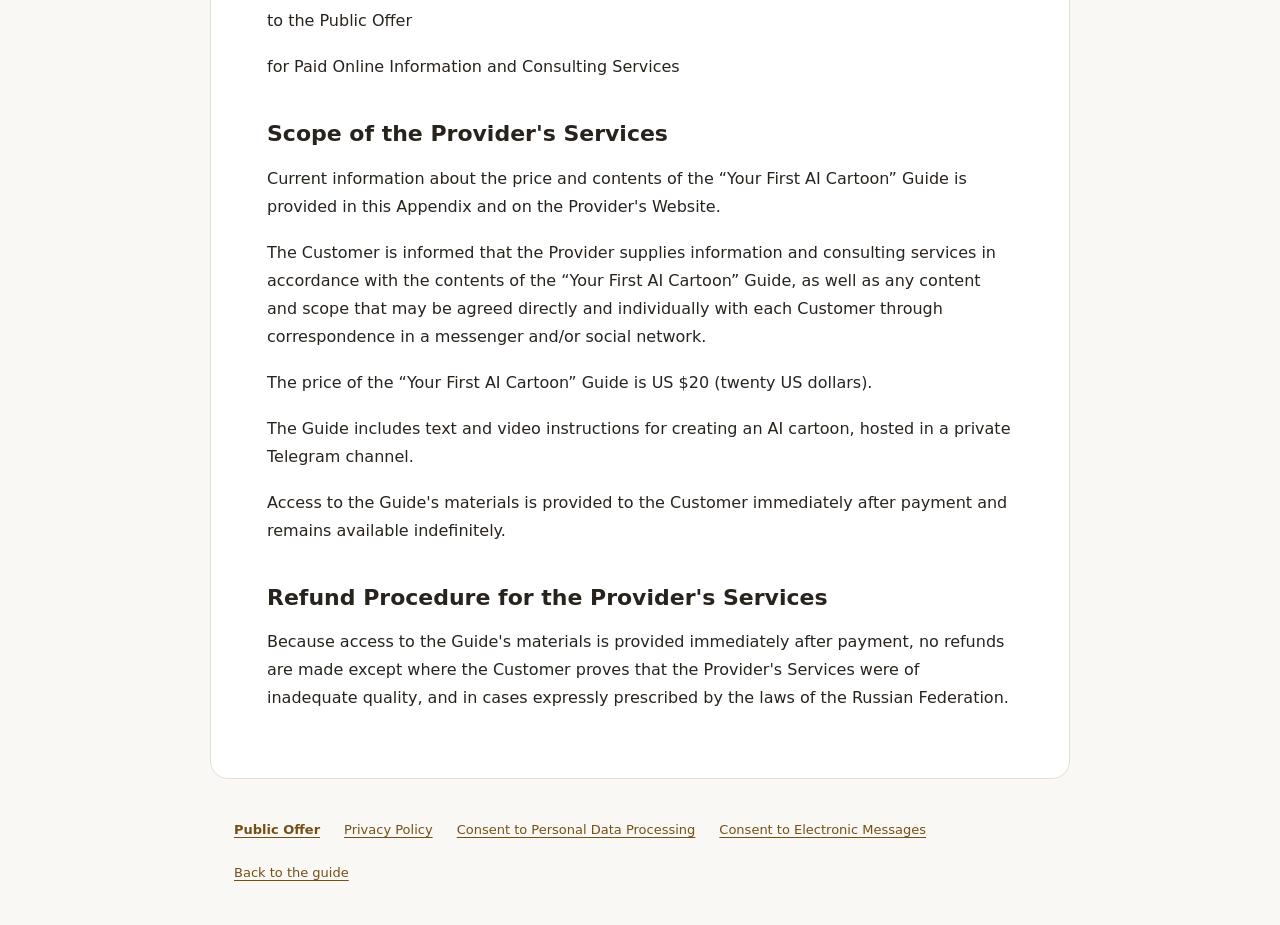
<file: guide/legal/offer.html>
<!doctype html>
<html lang="en">
<head>
<meta charset="utf-8">
<meta name="viewport" content="width=device-width, initial-scale=1">
<title>Public Offer | Your First AI Cartoon</title>
<meta name="description" content="Public Offer for the Your First AI Cartoon guide by Inna Konstantinovna Smirskaya.">
<link rel="stylesheet" href="legal.css?v=1">
</head>
<body>
<header class="top"><a href="/guide/">Back to the guide</a><span>YOUR FIRST AI CARTOON</span></header>
<main>
<p class="eyebrow">LEGAL DOCUMENT · ENGLISH</p>
<h1>Public Offer</h1>
<p class="edition">Source version dated 15 September 2026. English version and Guide price updated on 22 November 2026.</p>
<nav class="contents" aria-label="Document contents"><h2>Contents</h2><ul><li><a href="#section-6">Terms and Definitions</a></li><li><a href="#section-29">1. Subject Matter of the Services</a></li><li><a href="#section-42">2. Procedure and Conditions for Providing the Services</a></li><li><a href="#section-48">3. Price of the Services</a></li><li><a href="#section-51">4. Rights and Obligations of the Parties</a></li><li><a href="#section-75">5. Intellectual Property</a></li><li><a href="#section-82">6. Refunds</a></li><li><a href="#section-87">7. Dispute Resolution</a></li><li><a href="#section-95">8. Confidentiality</a></li><li><a href="#section-102">9. Appendices to the Offer</a></li><li><a href="#section-105">Provider Details</a></li><li><a href="#section-110">Appendix No. 1</a></li><li><a href="#section-113">Scope of the Provider&#x27;s Services</a></li><li><a href="#section-119">Refund Procedure for the Provider&#x27;s Services</a></li></ul></nav>
<article aria-label="Public Offer">
<p>Inna Konstantinovna Smirskaya, a taxpayer under the professional income tax regime, Taxpayer Identification Number (INN): 616712253559 (the “Provider”), offers to enter into an agreement for paid online information and consulting services with any individual (the “Customer”).</p>
<p>This document, published on the Internet at <a href="/guide/">https://neuromobil.ru/guide/</a>, constitutes a public offer (the “Offer”) pursuant to Article 435 and paragraph 2 of Article 437 of the Civil Code of the Russian Federation.</p>
<p>Under paragraph 3 of Article 438 of the Civil Code of the Russian Federation, acceptance of an offer is equivalent to entering into an agreement on the terms set out in the Offer.</p>
<p>Please read this Offer carefully. If you disagree with any provision, the Provider asks you to refrain from taking any actions necessary to accept it.</p>
<h2 id="section-6">Terms and Definitions</h2>
<h3>“Offer”</h3>
<p>The Provider&#x27;s proposal to an individual to enter into an agreement with the Provider for paid online information and consulting services on the terms contained in this Offer, including all appendices.</p>
<h3>“Acceptance of the Offer”</h3>
<p>The Customer&#x27;s full and unconditional agreement to the terms of the Offer.</p>
<h3>“Website”</h3>
<p>The collection of information, texts, graphic elements, design, graphics, images, literary works (texts), audiovisual works (photographs and videos), and other intellectual property belonging to the Provider, contained in an information system that makes such information available on the Internet at <a href="/guide/">https://neuromobil.ru/guide/</a> and all its subdomains, including all sections, pages, file structures, and any other structural elements.</p>
<h3>“Paid Online Information and Consulting Services”</h3>
<p>Services provided to the Customer for a fee in accordance with the selected Product.</p>
<h3>“Additional (Bonus) Services”</h3>
<p>Services provided by the Provider to the Customer free of charge depending on the selected Product.</p>
<h3>“Guide”</h3>
<p>The Provider&#x27;s information and consulting product, the “Your First AI Cartoon” guide, containing text and video instructions for creating an AI cartoon and made available to the Customer in a private Telegram channel.</p>
<h3>“Author”</h3>
<p>The exclusive rights to sell the information services belong to Inna Konstantinovna Smirskaya, a taxpayer under the professional income tax regime, INN: 616712253559.</p>
<h3>“Customer&#x27;s Personal Data”</h3>
<p>Any information within the meaning of the Federal Law “On Personal Data” received by the Provider from the Customer when submitting an application for information and consulting services.</p>
<h3>“Personal Data Processing Policy”</h3>
<p>The document under which the Personal Data Controller processes the Customer&#x27;s data.</p>
<h3>“Consent to Personal Data Processing”</h3>
<p>The document that provides the basis for processing the Customer&#x27;s personal data (Appendix No. 1 to the Personal Data Processing Policy).</p>
<h3>“Consent to Electronic Messages”</h3>
<p>The document that provides the basis for sending advertising and/or informational materials about the Provider&#x27;s information products via SMS servers and/or from the Provider&#x27;s email address (Appendix No. 2 to the Personal Data Processing Policy).</p>
<h2 id="section-29">1. Subject Matter of the Services</h2>
<p>The Provider undertakes to provide the Customer with paid online information and consulting services (the “Services”) within the scope specified in the Appendix to this Offer.</p>
<p>The subject matter of this Offer is the provision of information and consulting services to the Customer for a fee in the form of the “Your First AI Cartoon” Guide.</p>
<p>The Services are intended to meet the Customer&#x27;s need for information that may subsequently be applied. The purpose of purchasing these Services is not personal, family, or household use, as it relates to the Customer&#x27;s business activities.</p>
<p>The Parties agree that the Services under this Agreement are provided in the form specified in this Agreement, without any guarantees or obligations on the Provider&#x27;s part concerning the use of information obtained from the Provider during the provision of the Services.</p>
<p>The essential characteristics of the Services and their price are set out in the Appendix to this Agreement and on <a href="/guide/">https://neuromobil.ru/guide/</a>.</p>
<p>Acceptance takes place when the Customer completes both of the following actions:</p>
<ul>
<li>Submitting an application for the relevant service on <a href="/guide/">https://neuromobil.ru/guide/</a> or providing registration details to the Provider by another method, including social networks and the payment module;</li>
<li>Paying part or all of the price of the “Your First AI Cartoon” Guide.</li>
</ul>
<p>The agreement for information and consulting services is deemed concluded on the date the Customer completes the acceptance actions listed above.</p>
<p>The Customer is informed that the criterion for service quality is the Provider&#x27;s provision of information within the scope stated in the Appendix to the Offer and on the Provider&#x27;s Website. Other criteria are not criteria for quality.</p>
<p>This Offer does not require a service acceptance certificate to be drawn up or signed. The Services are considered to have been provided with proper quality and accepted by the Customer if, within two calendar days after the Services have been provided in full under Section 2 of the Offer, the Customer has not submitted a reasoned objection concerning their quality and scope to the Provider&#x27;s email address.</p>
<p>The Services under this Offer do not constitute vocational training within the meaning of Federal Law No. 273-FZ of 29 December 2012 “On Education in the Russian Federation.” They do not include final assessment and/or the issuance of education and/or qualification documents under the state education standards in force in the Russian Federation.</p>
<h2 id="section-42">2. Procedure and Conditions for Providing the Services</h2>
<p>To receive paid online information and consulting services, the Customer submits an application on <a href="/guide/">https://neuromobil.ru/guide/</a> or sends registration details to the Provider by another method, including social networks or the payment module.</p>
<p>To submit an application, the Customer provides their personal data: full name, telephone number, and email address.</p>
<p>After completing all application fields, the person wishing to receive the Service confirms that the information is correct and accurate and indicates their wish to apply by activating a control such as “Sign up,” “Buy,” “Pay,” “Take part,” or a control with a similar meaning. At the same time, the person confirms agreement with the Offer and consent to personal data processing through the corresponding statements on the Website: “I confirm that I have read and agree to the public offer,” “I consent to personal data processing in accordance with the Personal Data Processing Policy,” and “I consent to receiving informational and promotional messages.”</p>
<p>As part of the procedure described in this section, the applicant follows the link to pay for the “Your First AI Cartoon” Guide. Payment is made through the Prodamus payment module or directly using the Provider&#x27;s banking details, including a transfer to a bank card. The payment amount includes the fee charged to the Customer by the payment system/service.</p>
<p>The Customer&#x27;s payment obligation is considered fulfilled when the funds are credited to the Provider&#x27;s account.</p>
<h2 id="section-48">3. Price of the Services</h2>
<p>The price of the Provider&#x27;s online information and consulting services is set out in the relevant Appendix to the Offer and on the Provider&#x27;s Website.</p>
<p>The Provider may offer various discounts on the price of the Services and limited-time special offers for products. In such cases, the Customer agrees to the special offer terms by accepting them through payment for the “Your First AI Cartoon” Guide at the discounted price.</p>
<h2 id="section-51">4. Rights and Obligations of the Parties</h2>
<h3>The Provider must:</h3>
<p>Provide the Customer with the Services in accordance with the “Your First AI Cartoon” Guide and the Appendix to the Offer.</p>
<p>Keep confidential any confidential information received from the Customer while providing the Services.</p>
<h3>The Provider may:</h3>
<p>Request and obtain information from the Customer through the established procedure for providing the Services.</p>
<p>Suspend or refrain from starting the Services under the Agreement until the Customer fulfils their obligations in the following cases:</p>
<ul>
<li>The Customer fails to pay, or improperly fulfils the obligation to pay, for the Services;</li>
<li>The Customer fails to provide personal, registration, or other details required to provide the Services when completing the application;</li>
<li>The Customer fails to provide requested information and documents necessary for proper provision of the Service, taking into account the Appendix to this Offer.</li>
</ul>
<p>Amend, supplement, or withdraw the Offer at any time at the Provider&#x27;s discretion.</p>
<p>Engage third parties to provide the Services without prior notice to, or consent from, the Customer.</p>
<h3>The Customer must:</h3>
<p>Provide correct details when purchasing, including an up-to-date email address and contact telephone number needed to send notifications for proper provision of the Services. Otherwise, the Provider is not liable for the consequences of incorrect information entered by the Customer.</p>
<p>Read the Offer in full before making payment and check its terms and any amendments at least once a month.</p>
<p>Pay for the Provider&#x27;s Services in accordance with the “Your First AI Cartoon” Guide and the payment method.</p>
<p>Promptly inform the Provider of changes to contact details and personal data.</p>
<p>Not distribute the Provider&#x27;s materials for commercial or non-commercial purposes, or create information, consulting, or educational products based on them for profit.</p>
<p>Keep confidential any confidential information received from the Provider while the Services are provided.</p>
<h3>The Customer has the following rights and is informed that:</h3>
<p>Services relating to the “Your First AI Cartoon” Guide are provided in accordance with the Offer and its Appendix.</p>
<p>The Customer may withdraw from the Agreement at any time by giving the Provider at least two business days&#x27; notice, either before the Service begins or while it is being provided, but not after it has been provided. The Services are deemed provided in full in accordance with Section 2 of the Offer and must be paid for in accordance with the Offer and its Appendix.</p>
<p>Where access to the materials is provided immediately, a refund will be made only if the Customer proves that the Services were of inadequate quality.</p>
<p>If the Customer withdraws from further performance of the Agreement, submits a written refund request, and that request is granted, the Provider stops providing the Services under this Agreement.</p>
<h2 id="section-75">5. Intellectual Property</h2>
<p>Copyright in the “Your First AI Cartoon” Guide belongs to Russian citizen Inna Konstantinovna Smirskaya, a taxpayer under the professional income tax regime, INN: 616712253559 (the “Author”), who created the Guide through her creative work. The exclusive right to sell the “Your First AI Cartoon” Guide belongs to Inna Konstantinovna Smirskaya, a taxpayer under the professional income tax regime, INN: 616712253559.</p>
<p>The Customer must refrain from any actions infringing the Provider&#x27;s and Author&#x27;s intellectual property rights, including copying, recording, reproducing, distributing, or adapting any intellectual property, including expanding, reducing, or changing the content of video lessons.</p>
<p>The Customer must not transfer video or audio materials or other information and materials received from the Provider to third parties.</p>
<p>If video, presentation, reference, or other materials are transferred to third parties, or used for purposes connected with obtaining a benefit, the Customer must, at the Provider&#x27;s request, pay a penalty of RUB 500,000 for each such transfer or use and compensate for losses. The Provider may also, at their discretion, demand compensation of up to RUB 5,000,000 from the infringing party instead of compensation for losses.</p>
<p>The Customer may use the intellectual property provided, including downloading and storing handouts, solely for their own activities, if permitted by the Provider and the technical capabilities of the platform hosting the materials. Quotation of materials not exceeding 5% of a particular video recording is permitted with mandatory attribution to the Product&#x27;s author, including in accounts, websites, messengers, social networks, and on the Internet.</p>
<p>Any adaptation of the “Your First AI Cartoon” Guide or its materials, translation into a foreign language, conversion into a computer program, or other creation of new intellectual property based on the Author&#x27;s Products is prohibited. Breach of this provision gives rise to contractual liability: a penalty equal to 100% of the Guide&#x27;s full price and compensation for non-pecuniary damage of RUB 100,000.</p>
<h2 id="section-82">6. Refunds</h2>
<p>Refund amounts are calculated in accordance with the Appendices to the Offer.</p>
<p>The Customer sends a refund request to the Provider&#x27;s email address stated in the Provider Details section.</p>
<p>Where grounds for a refund exist, the funds are refunded within ten calendar days after receipt of the Customer&#x27;s request. The refund date is the date the funds are debited from the Provider&#x27;s bank account.</p>
<p>In other cases, the Provider makes refunds in the circumstances prescribed by the laws of the Russian Federation.</p>
<h2 id="section-87">7. Dispute Resolution</h2>
<p>The Provider is not liable for the Service failing to meet the Customer&#x27;s expectations and/or for the Customer&#x27;s subjective assessment of it.</p>
<p>Unmet expectations and/or a negative subjective assessment are not grounds for considering the Services to be of inadequate quality or outside the agreed scope. Opinions of third parties differing from those of the Provider, its employees, and/or partners are likewise not such grounds. The scope of the Services is set out in the Appendices to the Offer.</p>
<p>The Provider is not liable for the Customer&#x27;s independent use of information and knowledge obtained during the information and consulting services.</p>
<p>The Provider is not liable for the results achieved by the Customer during the Services, which depend not only on the information and recommendations in the Guide but also on the Customer&#x27;s own efforts.</p>
<p>Pre-action claims are sent to the Provider at the email address specified in the Offer&#x27;s Provider Details and to the Customer at the email address given in the application.</p>
<p>The period for reviewing a pre-action claim is ten calendar days from receipt at the relevant email address.</p>
<p>If no agreement is reached through negotiations, the dispute must be submitted to a court in accordance with the rules established by the laws of the Russian Federation.</p>
<h2 id="section-95">8. Confidentiality</h2>
<p>For the purposes of the Agreement, “Confidential Information” means any information under the Agreement that has actual or potential value because it is unknown to third parties, is not intended for widespread dissemination and/or use by an unlimited number of persons, and meets the requirements of applicable law. Confidential Information may be obtained by any means.</p>
<p>The Parties undertake to treat information provided by the other Party as confidential when the following conditions are met:</p>
<p>Where Confidential Information is provided in writing as documents, orally, and/or on electronic media, the information or its medium must be marked “Confidential” or “Trade Secret”; if no such marking exists, the Party must identify the information as confidential, including orally;</p>
<p>Where Confidential Information is provided visually, orally, or by another non-documentary method, the Party must identify it as confidential.</p>
<p>For the purposes of the Agreement, “disclosure of Confidential Information” means unauthorized actions by a Party that give third parties access to and the opportunity to review Confidential Information. Disclosure also includes a Party&#x27;s failure to ensure an adequate level of protection, resulting in third-party access to such information.</p>
<p>Each Party is liable for losses that may be caused to the other Party by disclosure or unauthorized use of Confidential Information in breach of this section, except for disclosures permitted by the Agreement.</p>
<h2 id="section-102">9. Appendices to the Offer</h2>
<p>The following form an integral part of the Offer:</p>
<p>Appendix No. 1 to the Public Offer for Paid Online Information and Consulting Services.</p>
<h2 id="section-105">Provider Details</h2>
<p>Inna Konstantinovna Smirskaya, a taxpayer</p>
<p>under the professional income tax regime.</p>
<p>Taxpayer Identification Number (INN): 616712253559</p>
<p>Email: <a href="mailto:hello@aicreator360.ru">hello@aicreator360.ru</a></p>
<h2 id="section-110">Appendix No. 1</h2>
<p>to the Public Offer</p>
<p>for Paid Online Information and Consulting Services</p>
<h2 id="section-113">Scope of the Provider&#x27;s Services</h2>
<p>Current information about the price and contents of the “Your First AI Cartoon” Guide is provided in this Appendix and on the Provider&#x27;s Website.</p>
<p>The Customer is informed that the Provider supplies information and consulting services in accordance with the contents of the “Your First AI Cartoon” Guide, as well as any content and scope that may be agreed directly and individually with each Customer through correspondence in a messenger and/or social network.</p>
<p>The price of the “Your First AI Cartoon” Guide is US $20 (twenty US dollars).</p>
<p>The Guide includes text and video instructions for creating an AI cartoon, hosted in a private Telegram channel.</p>
<p>Access to the Guide&#x27;s materials is provided to the Customer immediately after payment and remains available indefinitely.</p>
<h2 id="section-119">Refund Procedure for the Provider&#x27;s Services</h2>
<p>Because access to the Guide&#x27;s materials is provided immediately after payment, no refunds are made except where the Customer proves that the Provider&#x27;s Services were of inadequate quality, and in cases expressly prescribed by the laws of the Russian Federation.</p>
</article>
</main>
<footer><nav aria-label="Legal documents"><a href="offer.html" aria-current="page">Public Offer</a><a href="privacy.html">Privacy Policy</a><a href="data-consent.html">Consent to Personal Data Processing</a><a href="mailing-consent.html">Consent to Electronic Messages</a></nav><a href="/guide/">Back to the guide</a></footer>
</body>
</html>
</file>
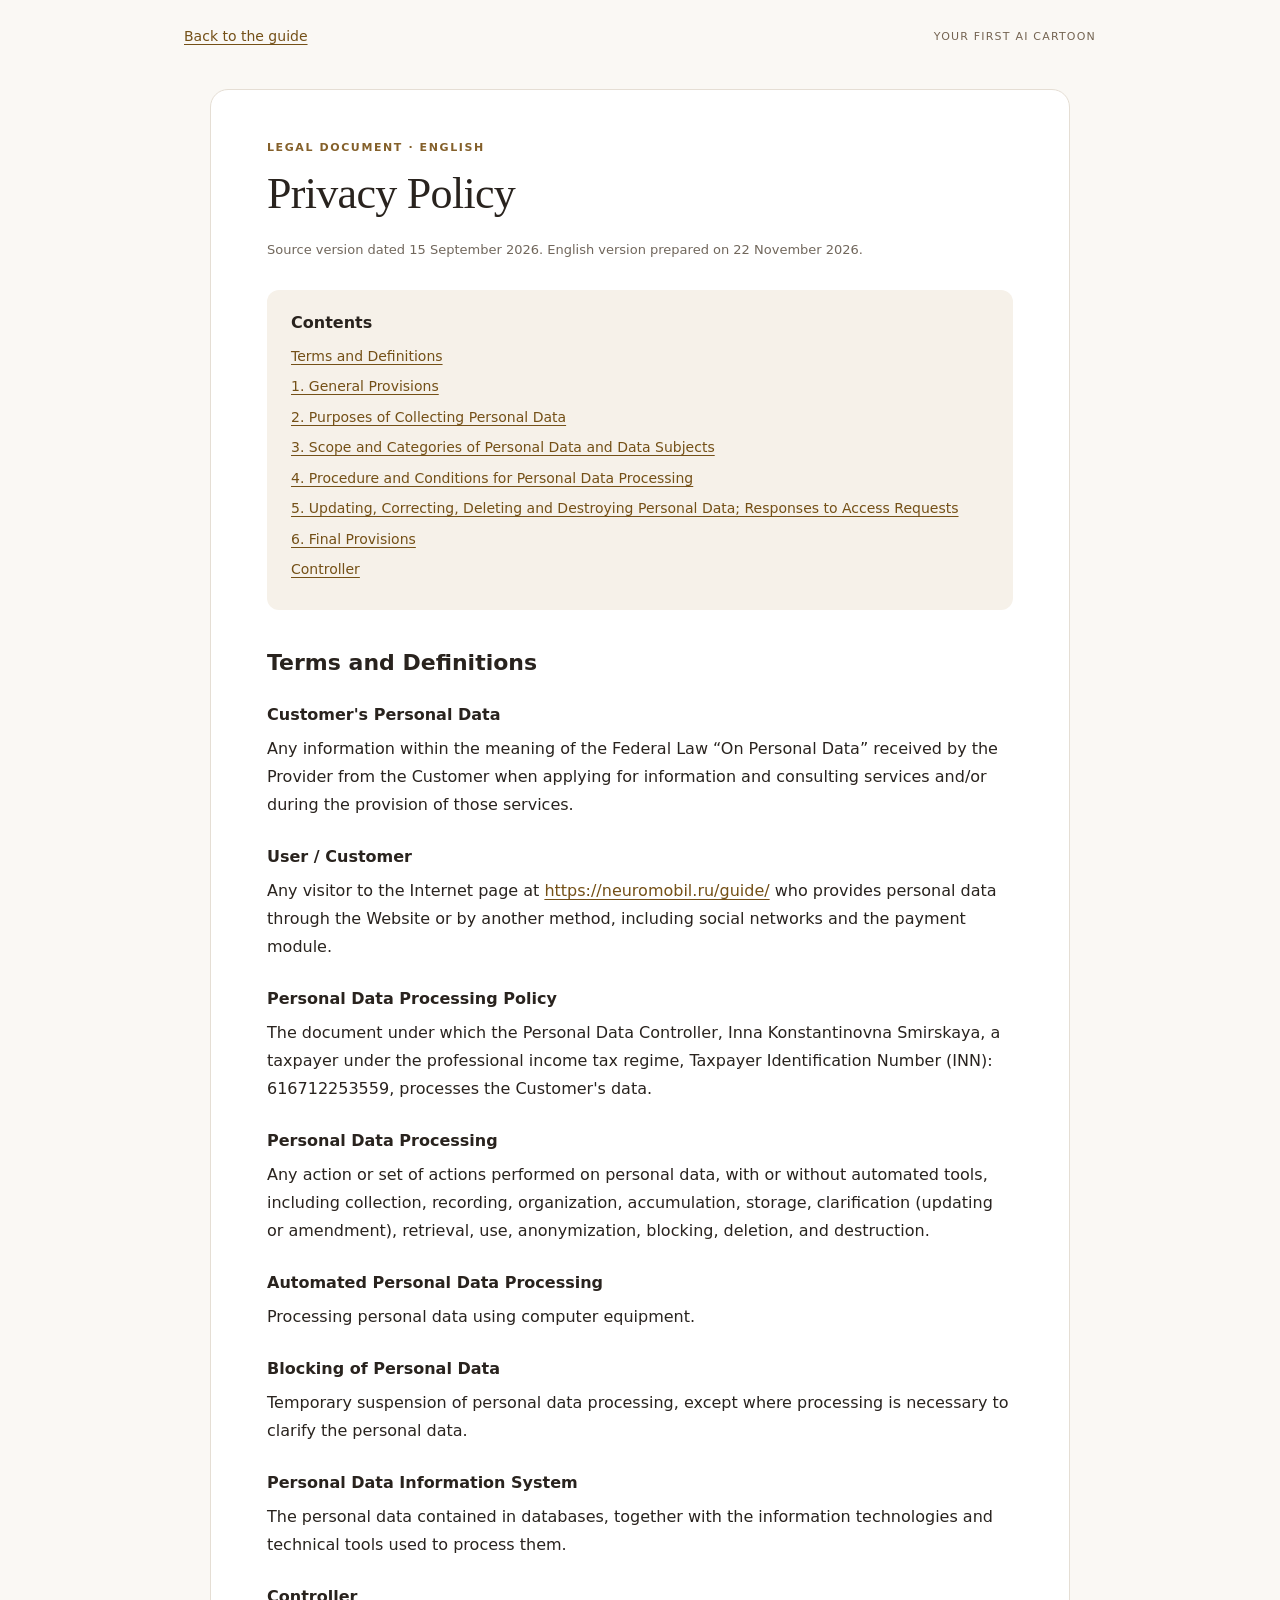
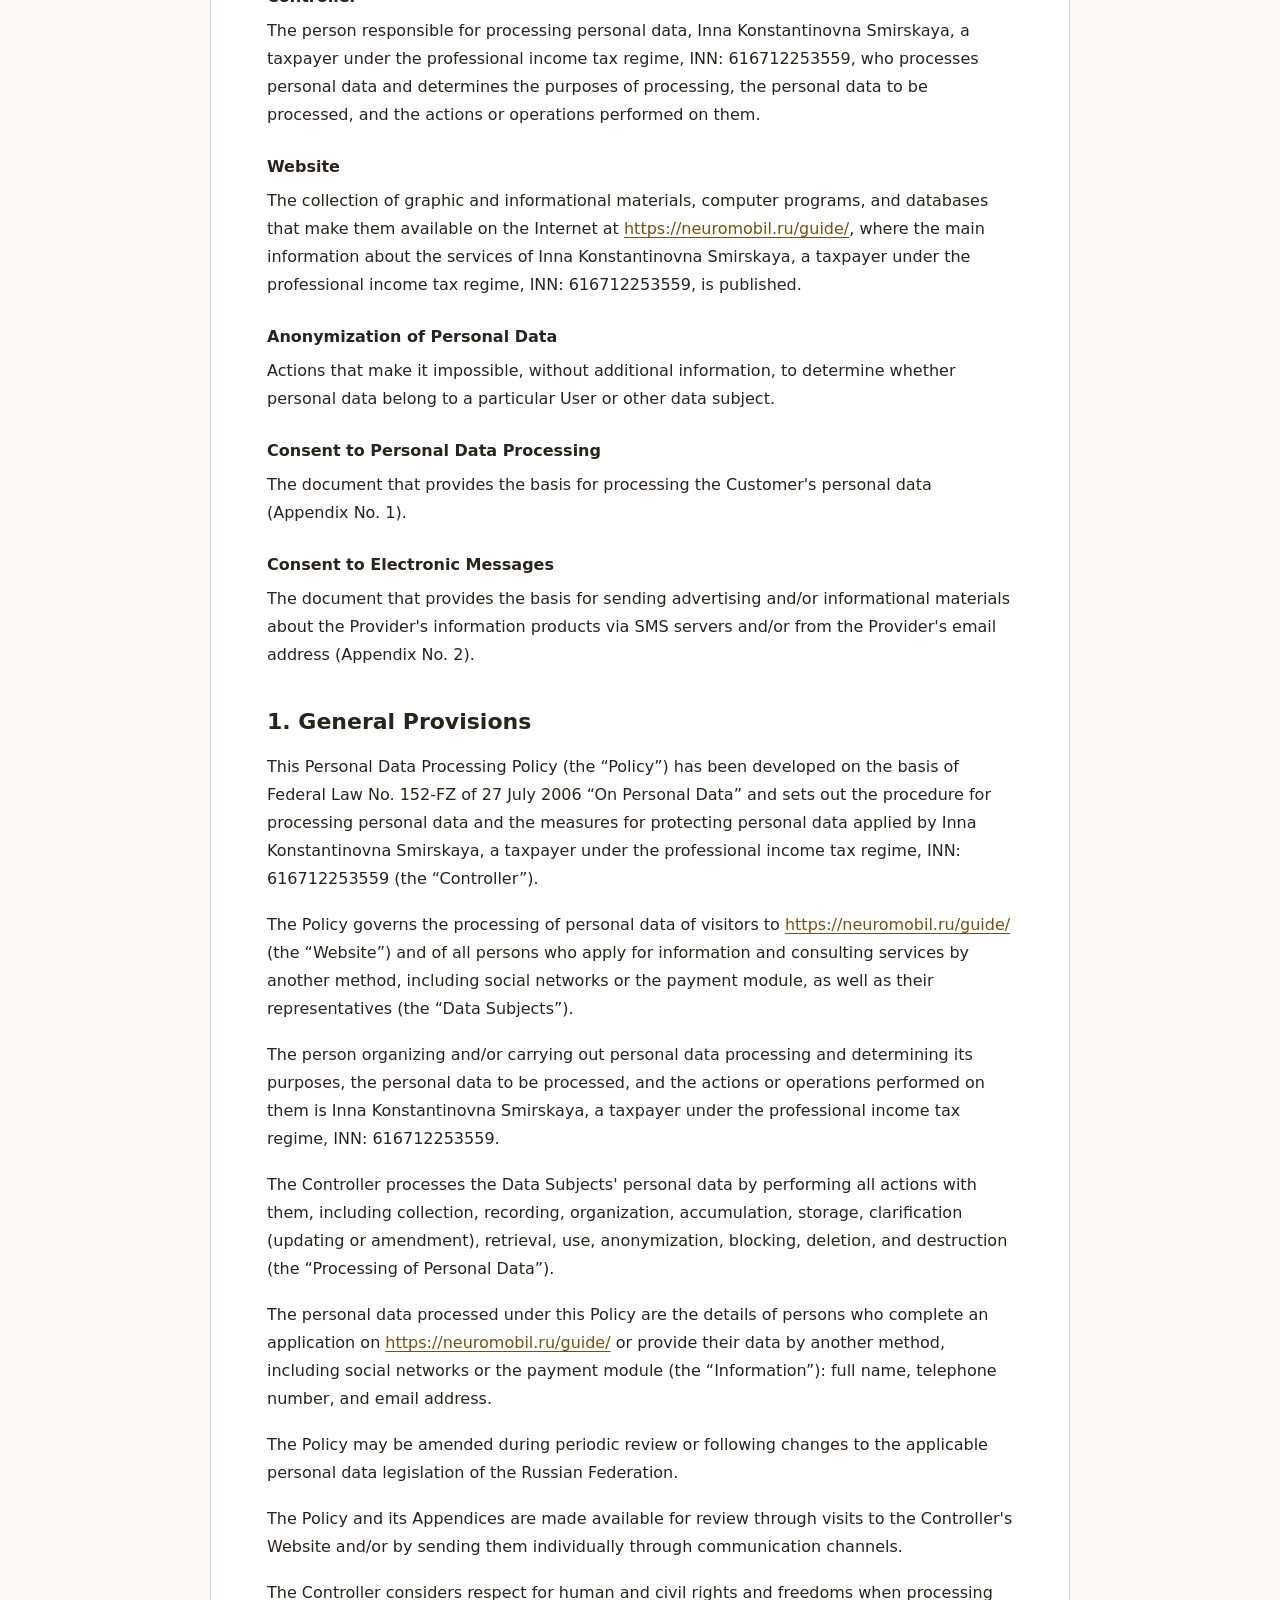
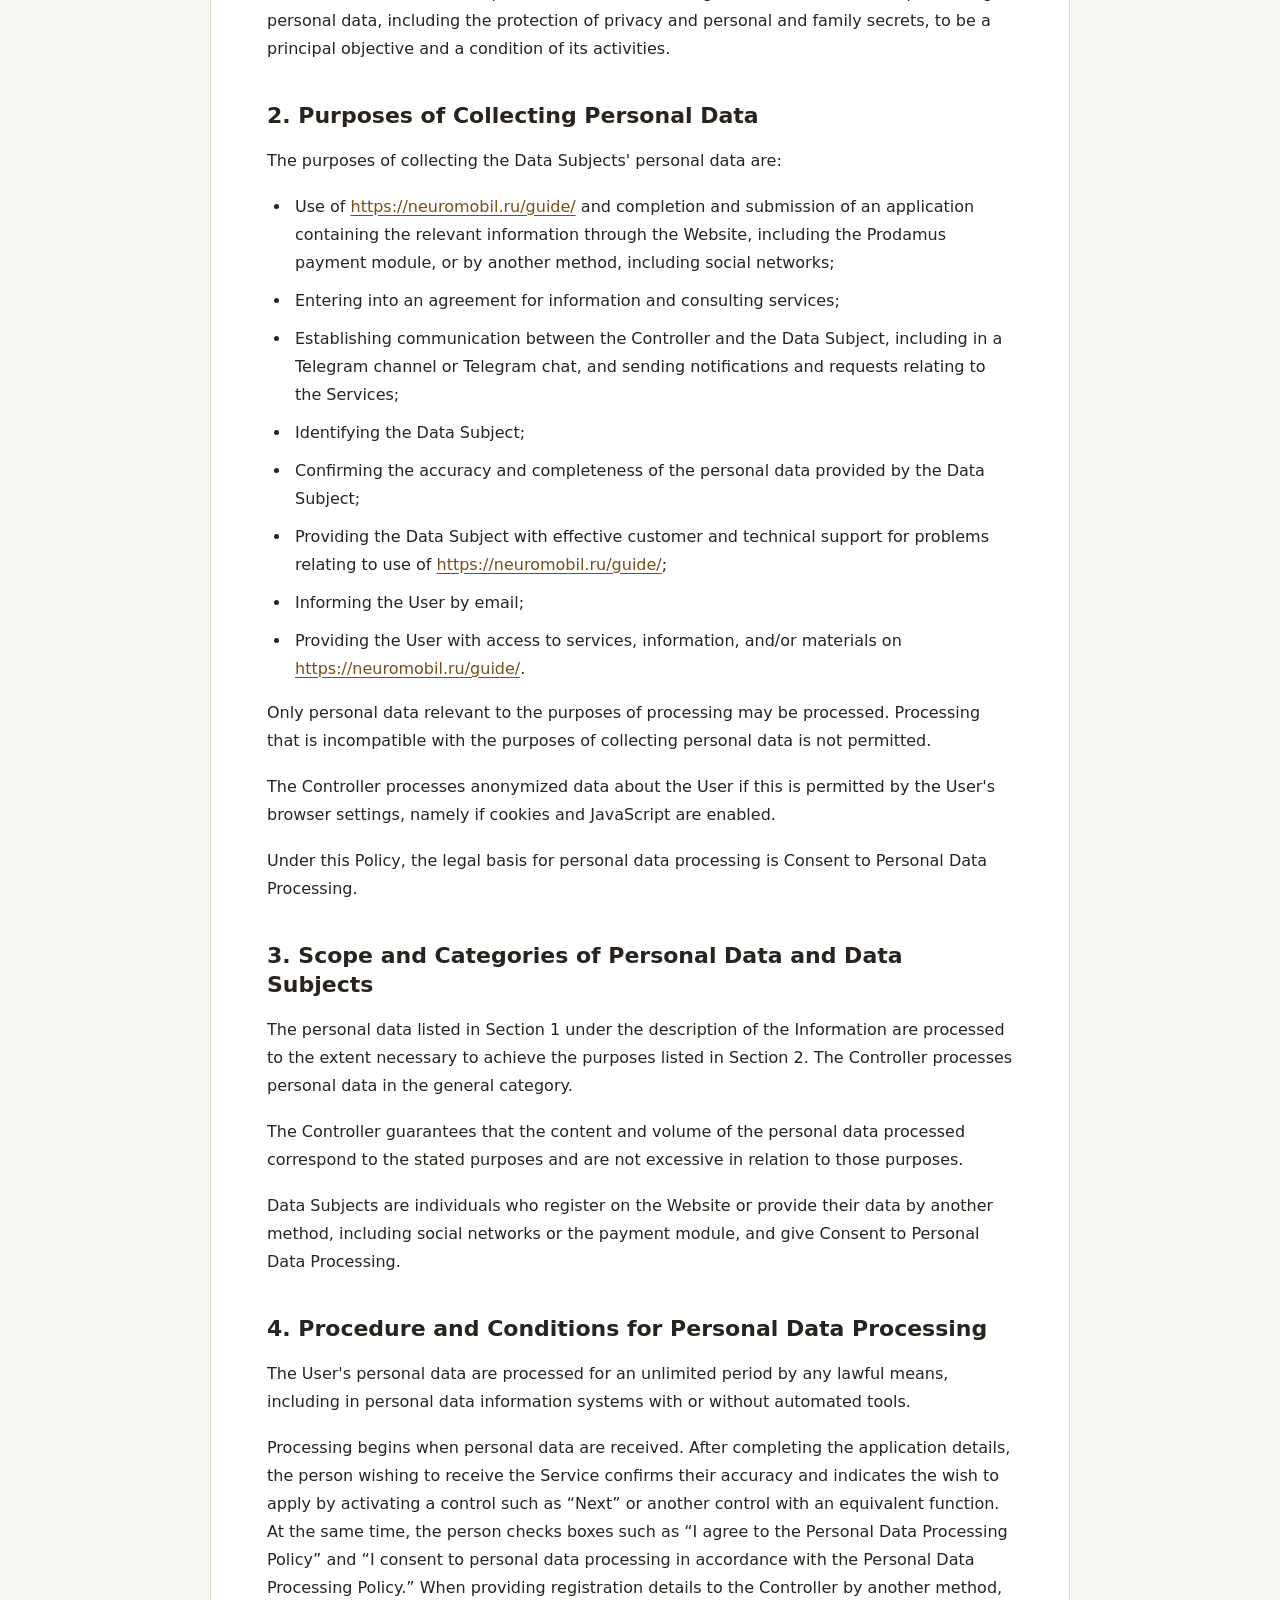
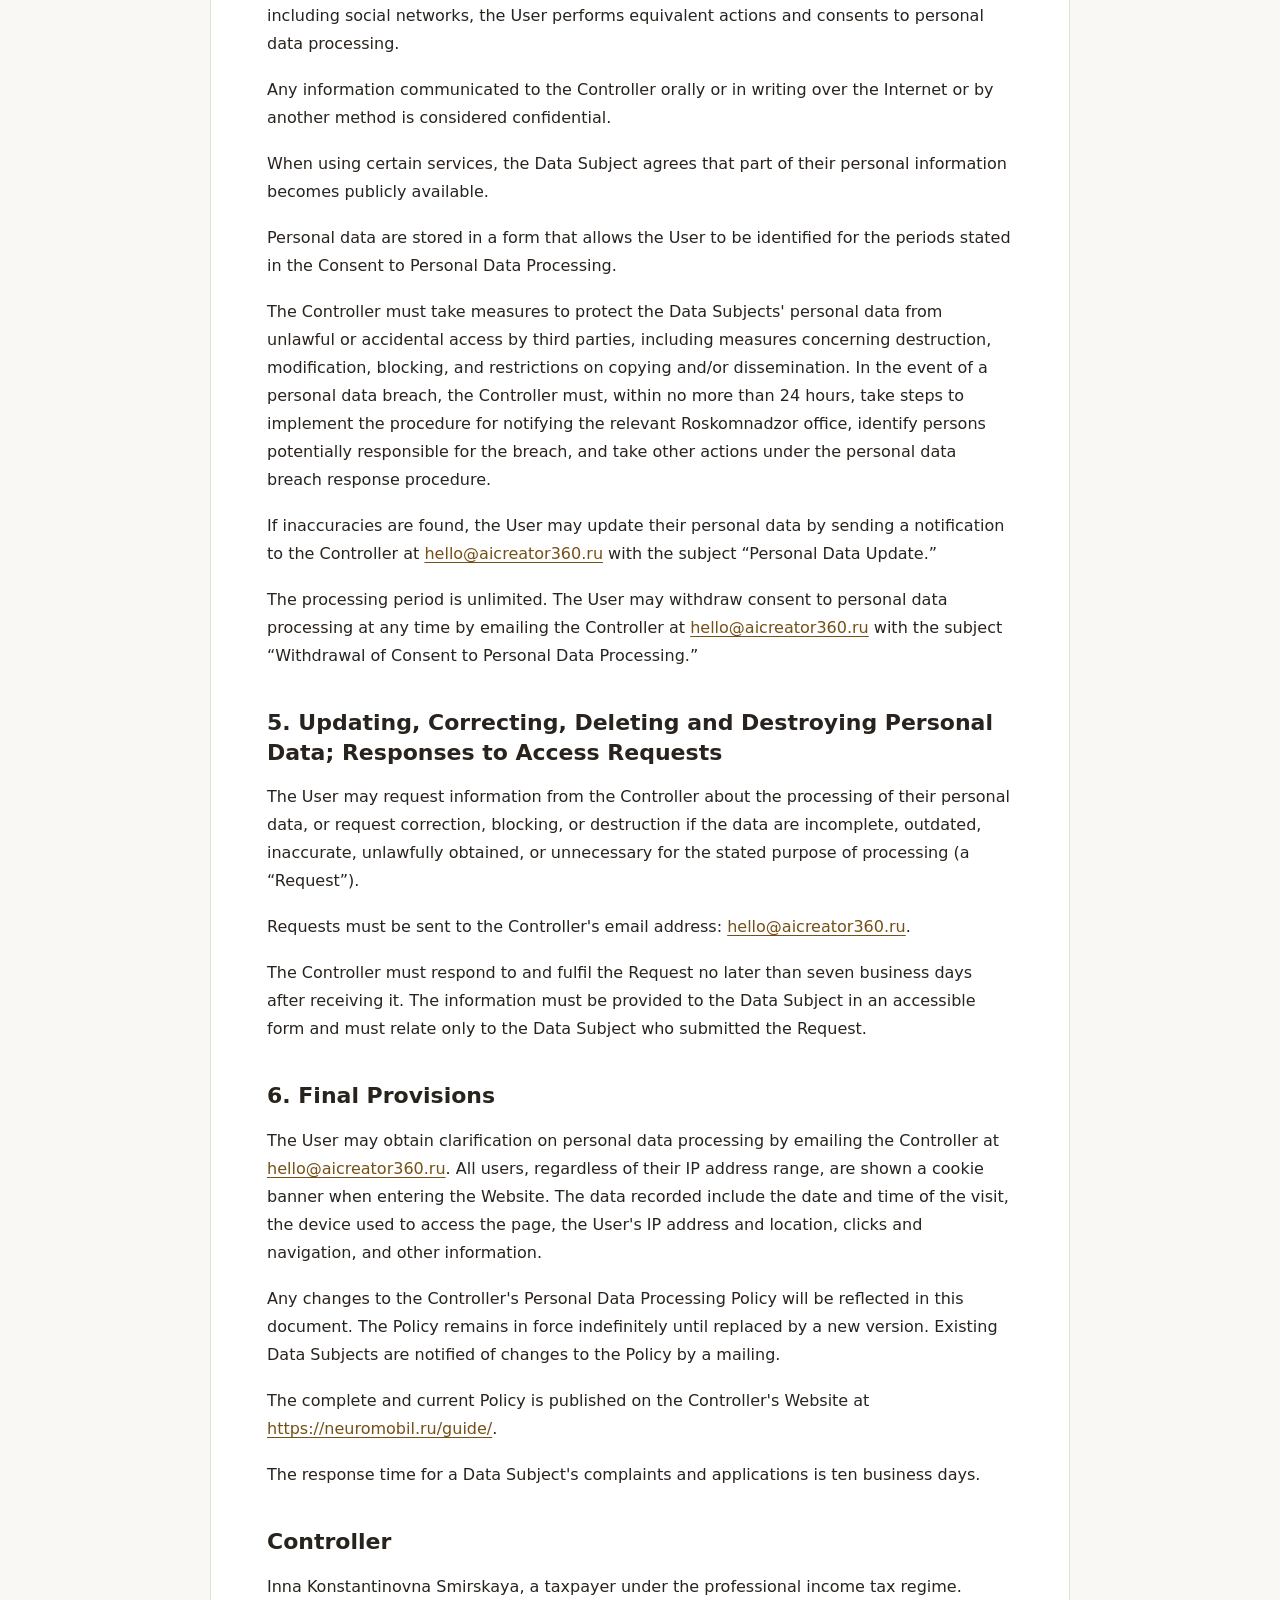
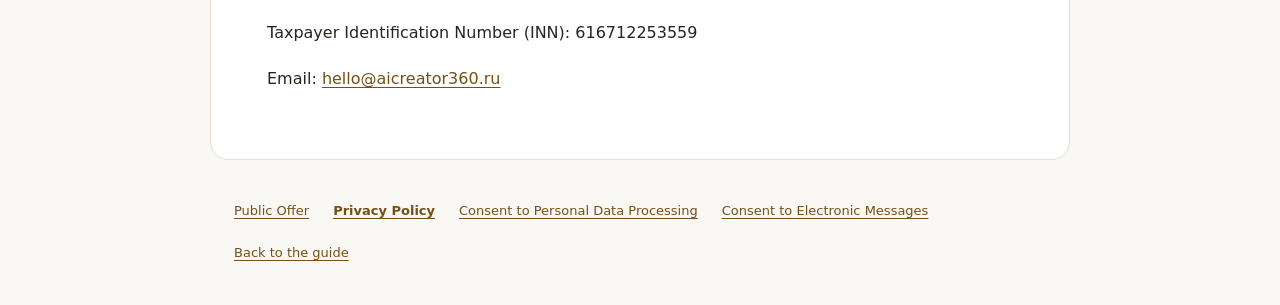
<file: guide/legal/privacy.html>
<!doctype html>
<html lang="en">
<head>
<meta charset="utf-8">
<meta name="viewport" content="width=device-width, initial-scale=1">
<title>Privacy Policy | Your First AI Cartoon</title>
<meta name="description" content="Privacy Policy for the Your First AI Cartoon guide by Inna Konstantinovna Smirskaya.">
<link rel="stylesheet" href="legal.css?v=1">
</head>
<body>
<header class="top"><a href="/guide/">Back to the guide</a><span>YOUR FIRST AI CARTOON</span></header>
<main>
<p class="eyebrow">LEGAL DOCUMENT · ENGLISH</p>
<h1>Privacy Policy</h1>
<p class="edition">Source version dated 15 September 2026. English version prepared on 22 November 2026.</p>
<nav class="contents" aria-label="Document contents"><h2>Contents</h2><ul><li><a href="#section-2">Terms and Definitions</a></li><li><a href="#section-27">1. General Provisions</a></li><li><a href="#section-36">2. Purposes of Collecting Personal Data</a></li><li><a href="#section-49">3. Scope and Categories of Personal Data and Data Subjects</a></li><li><a href="#section-53">4. Procedure and Conditions for Personal Data Processing</a></li><li><a href="#section-62">5. Updating, Correcting, Deleting and Destroying Personal Data; Responses to Access Requests</a></li><li><a href="#section-66">6. Final Provisions</a></li><li><a href="#section-71">Controller</a></li></ul></nav>
<article aria-label="Privacy Policy">
<h2 id="section-2">Terms and Definitions</h2>
<h3>Customer&#x27;s Personal Data</h3>
<p>Any information within the meaning of the Federal Law “On Personal Data” received by the Provider from the Customer when applying for information and consulting services and/or during the provision of those services.</p>
<h3>User / Customer</h3>
<p>Any visitor to the Internet page at <a href="/guide/">https://neuromobil.ru/guide/</a> who provides personal data through the Website or by another method, including social networks and the payment module.</p>
<h3>Personal Data Processing Policy</h3>
<p>The document under which the Personal Data Controller, Inna Konstantinovna Smirskaya, a taxpayer under the professional income tax regime, Taxpayer Identification Number (INN): 616712253559, processes the Customer&#x27;s data.</p>
<h3>Personal Data Processing</h3>
<p>Any action or set of actions performed on personal data, with or without automated tools, including collection, recording, organization, accumulation, storage, clarification (updating or amendment), retrieval, use, anonymization, blocking, deletion, and destruction.</p>
<h3>Automated Personal Data Processing</h3>
<p>Processing personal data using computer equipment.</p>
<h3>Blocking of Personal Data</h3>
<p>Temporary suspension of personal data processing, except where processing is necessary to clarify the personal data.</p>
<h3>Personal Data Information System</h3>
<p>The personal data contained in databases, together with the information technologies and technical tools used to process them.</p>
<h3>Controller</h3>
<p>The person responsible for processing personal data, Inna Konstantinovna Smirskaya, a taxpayer under the professional income tax regime, INN: 616712253559, who processes personal data and determines the purposes of processing, the personal data to be processed, and the actions or operations performed on them.</p>
<h3>Website</h3>
<p>The collection of graphic and informational materials, computer programs, and databases that make them available on the Internet at <a href="/guide/">https://neuromobil.ru/guide/</a>, where the main information about the services of Inna Konstantinovna Smirskaya, a taxpayer under the professional income tax regime, INN: 616712253559, is published.</p>
<h3>Anonymization of Personal Data</h3>
<p>Actions that make it impossible, without additional information, to determine whether personal data belong to a particular User or other data subject.</p>
<h3>Consent to Personal Data Processing</h3>
<p>The document that provides the basis for processing the Customer&#x27;s personal data (Appendix No. 1).</p>
<h3>Consent to Electronic Messages</h3>
<p>The document that provides the basis for sending advertising and/or informational materials about the Provider&#x27;s information products via SMS servers and/or from the Provider&#x27;s email address (Appendix No. 2).</p>
<h2 id="section-27">1. General Provisions</h2>
<p>This Personal Data Processing Policy (the “Policy”) has been developed on the basis of Federal Law No. 152-FZ of 27 July 2006 “On Personal Data” and sets out the procedure for processing personal data and the measures for protecting personal data applied by Inna Konstantinovna Smirskaya, a taxpayer under the professional income tax regime, INN: 616712253559 (the “Controller”).</p>
<p>The Policy governs the processing of personal data of visitors to <a href="/guide/">https://neuromobil.ru/guide/</a> (the “Website”) and of all persons who apply for information and consulting services by another method, including social networks or the payment module, as well as their representatives (the “Data Subjects”).</p>
<p>The person organizing and/or carrying out personal data processing and determining its purposes, the personal data to be processed, and the actions or operations performed on them is Inna Konstantinovna Smirskaya, a taxpayer under the professional income tax regime, INN: 616712253559.</p>
<p>The Controller processes the Data Subjects&#x27; personal data by performing all actions with them, including collection, recording, organization, accumulation, storage, clarification (updating or amendment), retrieval, use, anonymization, blocking, deletion, and destruction (the “Processing of Personal Data”).</p>
<p>The personal data processed under this Policy are the details of persons who complete an application on <a href="/guide/">https://neuromobil.ru/guide/</a> or provide their data by another method, including social networks or the payment module (the “Information”): full name, telephone number, and email address.</p>
<p>The Policy may be amended during periodic review or following changes to the applicable personal data legislation of the Russian Federation.</p>
<p>The Policy and its Appendices are made available for review through visits to the Controller&#x27;s Website and/or by sending them individually through communication channels.</p>
<p>The Controller considers respect for human and civil rights and freedoms when processing personal data, including the protection of privacy and personal and family secrets, to be a principal objective and a condition of its activities.</p>
<h2 id="section-36">2. Purposes of Collecting Personal Data</h2>
<p>The purposes of collecting the Data Subjects&#x27; personal data are:</p>
<ul>
<li>Use of <a href="/guide/">https://neuromobil.ru/guide/</a> and completion and submission of an application containing the relevant information through the Website, including the Prodamus payment module, or by another method, including social networks;</li>
<li>Entering into an agreement for information and consulting services;</li>
<li>Establishing communication between the Controller and the Data Subject, including in a Telegram channel or Telegram chat, and sending notifications and requests relating to the Services;</li>
<li>Identifying the Data Subject;</li>
<li>Confirming the accuracy and completeness of the personal data provided by the Data Subject;</li>
<li>Providing the Data Subject with effective customer and technical support for problems relating to use of <a href="/guide/">https://neuromobil.ru/guide/</a>;</li>
<li>Informing the User by email;</li>
<li>Providing the User with access to services, information, and/or materials on <a href="/guide/">https://neuromobil.ru/guide/</a>.</li>
</ul>
<p>Only personal data relevant to the purposes of processing may be processed. Processing that is incompatible with the purposes of collecting personal data is not permitted.</p>
<p>The Controller processes anonymized data about the User if this is permitted by the User&#x27;s browser settings, namely if cookies and JavaScript are enabled.</p>
<p>Under this Policy, the legal basis for personal data processing is Consent to Personal Data Processing.</p>
<h2 id="section-49">3. Scope and Categories of Personal Data and Data Subjects</h2>
<p>The personal data listed in Section 1 under the description of the Information are processed to the extent necessary to achieve the purposes listed in Section 2. The Controller processes personal data in the general category.</p>
<p>The Controller guarantees that the content and volume of the personal data processed correspond to the stated purposes and are not excessive in relation to those purposes.</p>
<p>Data Subjects are individuals who register on the Website or provide their data by another method, including social networks or the payment module, and give Consent to Personal Data Processing.</p>
<h2 id="section-53">4. Procedure and Conditions for Personal Data Processing</h2>
<p>The User&#x27;s personal data are processed for an unlimited period by any lawful means, including in personal data information systems with or without automated tools.</p>
<p>Processing begins when personal data are received. After completing the application details, the person wishing to receive the Service confirms their accuracy and indicates the wish to apply by activating a control such as “Next” or another control with an equivalent function. At the same time, the person checks boxes such as “I agree to the Personal Data Processing Policy” and “I consent to personal data processing in accordance with the Personal Data Processing Policy.” When providing registration details to the Controller by another method, including social networks, the User performs equivalent actions and consents to personal data processing.</p>
<p>Any information communicated to the Controller orally or in writing over the Internet or by another method is considered confidential.</p>
<p>When using certain services, the Data Subject agrees that part of their personal information becomes publicly available.</p>
<p>Personal data are stored in a form that allows the User to be identified for the periods stated in the Consent to Personal Data Processing.</p>
<p>The Controller must take measures to protect the Data Subjects&#x27; personal data from unlawful or accidental access by third parties, including measures concerning destruction, modification, blocking, and restrictions on copying and/or dissemination. In the event of a personal data breach, the Controller must, within no more than 24 hours, take steps to implement the procedure for notifying the relevant Roskomnadzor office, identify persons potentially responsible for the breach, and take other actions under the personal data breach response procedure.</p>
<p>If inaccuracies are found, the User may update their personal data by sending a notification to the Controller at <a href="mailto:hello@aicreator360.ru">hello@aicreator360.ru</a> with the subject “Personal Data Update.”</p>
<p>The processing period is unlimited. The User may withdraw consent to personal data processing at any time by emailing the Controller at <a href="mailto:hello@aicreator360.ru">hello@aicreator360.ru</a> with the subject “Withdrawal of Consent to Personal Data Processing.”</p>
<h2 id="section-62">5. Updating, Correcting, Deleting and Destroying Personal Data; Responses to Access Requests</h2>
<p>The User may request information from the Controller about the processing of their personal data, or request correction, blocking, or destruction if the data are incomplete, outdated, inaccurate, unlawfully obtained, or unnecessary for the stated purpose of processing (a “Request”).</p>
<p>Requests must be sent to the Controller&#x27;s email address: <a href="mailto:hello@aicreator360.ru">hello@aicreator360.ru</a>.</p>
<p>The Controller must respond to and fulfil the Request no later than seven business days after receiving it. The information must be provided to the Data Subject in an accessible form and must relate only to the Data Subject who submitted the Request.</p>
<h2 id="section-66">6. Final Provisions</h2>
<p>The User may obtain clarification on personal data processing by emailing the Controller at <a href="mailto:hello@aicreator360.ru">hello@aicreator360.ru</a>. All users, regardless of their IP address range, are shown a cookie banner when entering the Website. The data recorded include the date and time of the visit, the device used to access the page, the User&#x27;s IP address and location, clicks and navigation, and other information.</p>
<p>Any changes to the Controller&#x27;s Personal Data Processing Policy will be reflected in this document. The Policy remains in force indefinitely until replaced by a new version. Existing Data Subjects are notified of changes to the Policy by a mailing.</p>
<p>The complete and current Policy is published on the Controller&#x27;s Website at <a href="/guide/">https://neuromobil.ru/guide/</a>.</p>
<p>The response time for a Data Subject&#x27;s complaints and applications is ten business days.</p>
<h2 id="section-71">Controller</h2>
<p>Inna Konstantinovna Smirskaya, a taxpayer under the professional income tax regime.</p>
<p>Taxpayer Identification Number (INN): 616712253559</p>
<p>Email: <a href="mailto:hello@aicreator360.ru">hello@aicreator360.ru</a></p>
</article>
</main>
<footer><nav aria-label="Legal documents"><a href="offer.html">Public Offer</a><a href="privacy.html" aria-current="page">Privacy Policy</a><a href="data-consent.html">Consent to Personal Data Processing</a><a href="mailing-consent.html">Consent to Electronic Messages</a></nav><a href="/guide/">Back to the guide</a></footer>
</body>
</html>
</file>
<file: team/style.css>
:root{color-scheme:dark;--bg:#1A1613;--surface:#2B2420;--gold:#D9A857;--text:#F5EDE1;--green:#4A5A3E;--wood:#8B6F47;--muted:#b6a99b;font-family:'Onest',sans-serif;font-synthesis:none}*{box-sizing:border-box}body{margin:0;background:var(--bg);color:var(--text);min-width:280px}body:before{content:"";position:absolute;inset:0 0 auto;height:420px;background:radial-gradient(ellipse at 50% 0,rgba(139,111,71,.12),transparent 65%);pointer-events:none}.page{position:relative;max-width:568px;margin:0 auto;padding:54px 24px 28px}.profile{text-align:center;margin-bottom:44px}.brand-mark{width:80px;height:80px;border-radius:26px;margin:0 auto 23px;background:var(--surface);border:1px solid #8b6f4760;display:grid;place-items:center;position:relative;box-shadow:0 8px 28px #0002,inset 0 1px 0 #f5ede10a}.brand-mark span{font-size:43px;font-weight:650;letter-spacing:-4px;margin-right:4px;color:var(--gold);line-height:1}.brand-mark i{position:absolute;right:-4px;bottom:1px;width:19px;height:19px;background:var(--green);border:4px solid var(--bg);border-radius:50%}.eyebrow{font-size:9px;font-weight:500;letter-spacing:2.2px;color:var(--muted);margin:0 0 12px}h1{font-size:36px;line-height:1.2;letter-spacing:-1.5px;font-weight:600;margin:0}.gold{color:var(--gold)}.intro{font-size:13px;color:var(--muted);margin:12px 0 0}.section-heading{display:flex;justify-content:space-between;align-items:center;margin:0 3px 14px}.section-heading h2{font-size:11px;font-weight:600;letter-spacing:2px;margin:0}.section-heading>span{font-size:10px;color:var(--wood);letter-spacing:1px}.links{display:grid;gap:10px}.card{width:100%;display:flex;gap:17px;align-items:center;text-align:left;color:var(--text);background:var(--surface);border:1px solid #8b6f472b;border-radius:16px;padding:20px;text-decoration:none;font:inherit;cursor:pointer;transition:background .18s,border-color .18s,transform .18s}.card:hover{background:#342b25;border-color:#8b6f4799;transform:translateY(-2px)}.icon{width:38px;height:42px;display:grid;place-items:center;flex-shrink:0;color:var(--gold)}.icon svg{width:26px;height:26px;fill:none;stroke:currentColor;stroke-width:1.4;stroke-linecap:round;stroke-linejoin:round}.card-copy{display:grid;gap:8px;flex:1}.meta{display:flex;align-items:center;gap:8px;font-size:9px;line-height:1;font-weight:500;letter-spacing:1.5px;color:var(--muted)}.tag{font-size:8px;letter-spacing:.8px;padding:4px 5px;border:1px solid #8b6f474d;border-radius:4px;color:var(--text)}.card-title{font-size:15px;font-weight:500;line-height:1.5;letter-spacing:-.2px}.arrow{margin-left:auto;color:var(--gold);font-size:23px;line-height:1;font-weight:400;flex-shrink:0}.featured{background:var(--gold);color:var(--bg);border-color:var(--gold);padding-top:23px;padding-bottom:23px}.featured:hover{background:#e5b769;border-color:#e5b769}.featured .meta{color:#49351f;font-weight:600;letter-spacing:1.1px}.featured .icon,.featured .arrow{color:var(--bg)}.featured .card-title{font-weight:600}.date-dot{height:5px;width:5px;display:inline-block;background:var(--green);border-radius:50%}.collaboration{margin-top:34px}.compact{min-height:66px;padding:19px 23px;justify-content:space-between}.compact .card-title{font-size:14px}.unavailable{cursor:default;background:transparent;border:1px dashed #8b6f4745;color:#a89989}.unavailable:hover{transform:none;background:transparent;border-color:#8b6f4745}.unavailable .card-title{font-size:11px;letter-spacing:1.1px}.soon{font-size:10px;color:#ae9b83;padding:5px 8px;border-radius:5px;background:#8b6f471a}.plus{width:14px;height:14px;position:relative;color:var(--gold)}.plus:before,.plus:after{position:absolute;content:"";background:currentColor;left:0;top:6px;width:14px;height:1px}.plus:after{transform:rotate(90deg);transition:transform .2s}.services[open] .plus:after{transform:rotate(0)}summary{list-style:none}summary::-webkit-details-marker{display:none}.services[open]{border-radius:16px;background:var(--surface);border:1px solid #8b6f4760}.services[open] summary{border-color:transparent;background:transparent;transform:none}.services-content{padding:0 23px 22px}.services-content p{font-size:13px;line-height:1.7;color:var(--muted);margin:0 0 20px}.contact-button{border:0;border-radius:10px;background:var(--gold);color:var(--bg);width:100%;padding:15px 18px;font:600 11px 'Onest',sans-serif;letter-spacing:1px;display:flex;justify-content:space-between;cursor:pointer}.contact-button:disabled{opacity:.5;cursor:default}.services-content .contact-note{font-size:11px;margin:10px 0 0}.order{background:transparent;border-color:#8b6f4777}footer{display:flex;align-items:center;justify-content:center;gap:8px;color:#ae9b83;font-size:10px;margin-top:34px;letter-spacing:.3px}.footer-dot{width:5px;height:5px;background:var(--green);border-radius:50%}:focus-visible{outline:2px solid var(--gold);outline-offset:4px}.featured:focus-visible{outline-color:var(--text)}dialog{width:calc(100% - 40px);max-width:420px;background:var(--surface);color:var(--text);border:1px solid var(--wood);border-radius:22px;padding:38px 28px 28px}dialog::backdrop{background:#0009;backdrop-filter:blur(5px)}dialog h2{font-size:25px;line-height:1.25;font-weight:550;letter-spacing:-.6px}dialog p:not(.eyebrow){font-size:14px;line-height:1.7;color:var(--muted);margin-bottom:24px}.close{position:absolute;right:12px;top:8px;font-size:28px;background:none;border:0;color:var(--muted);cursor:pointer;padding:5px}body:has(dialog[open]){overflow:hidden}@media(max-width:420px){.page{padding:36px 20px 25px}.profile{margin-bottom:35px}h1{font-size:32px}.card{padding:18px 15px;gap:10px}.icon{width:30px}.card-title{font-size:14px}.compact{padding:18px 20px}.featured .meta{font-size:8px}.desktop-break{display:none}.eyebrow{letter-spacing:1.8px}.brand-mark{width:72px;height:72px;border-radius:24px}.meta{font-size:8px}.arrow{font-size:20px}}@media(prefers-reduced-motion:reduce){*,*:before,*:after{transition:none!important}.card:hover{transform:none}}

.contact-button{text-decoration:none;align-items:center;gap:12px}.contact-button:hover{background:#e5b769}

.services-title{margin:8px 0 20px;font-size:20px;font-weight:550;letter-spacing:-.4px}.service-list{margin:0 0 24px}.service-list>div{padding:18px 0;border-top:1px solid #8b6f4740}.service-list dt{font-size:14px;font-weight:550;line-height:1.5;color:var(--gold)}.service-list dd{margin:7px 0 0;font-size:13px;line-height:1.7;color:var(--muted)}

.instagram-links{grid-template-columns:repeat(2,minmax(0,1fr))}.instagram-card{min-width:0;min-height:58px;padding:16px 14px;gap:8px;border:2px solid transparent;background:linear-gradient(var(--surface),var(--surface)) padding-box,linear-gradient(115deg,#833ab4,#c13584 40%,#e1306c 65%,#f77737 85%,#fcaf45) border-box;color:var(--text);box-shadow:none}.instagram-card .card-title{font-size:13px;font-weight:500;white-space:nowrap}.instagram-card .arrow{color:var(--text);font-size:18px}.instagram-card:hover{border-color:transparent;background:linear-gradient(#342b25,#342b25) padding-box,linear-gradient(115deg,#833ab4,#c13584 40%,#e1306c 65%,#f77737 85%,#fcaf45) border-box}.instagram-card:focus-visible{outline-color:var(--text)}@media(max-width:360px){.instagram-card{padding:14px 8px;gap:4px}.instagram-card .card-title{font-size:11px}.instagram-card .arrow{font-size:14px}}

.guide-card{border-color:var(--gold)}.guide-card .card-copy{min-width:0}.guide-card .card-title{font-weight:750}.guide-description{font-size:14px;font-weight:700;line-height:1.5;color:var(--muted)}

.language-flag{font-size:18px;line-height:1;letter-spacing:0;font-family:"Apple Color Emoji","Segoe UI Emoji","Noto Color Emoji",sans-serif}

.brand-mark{overflow:hidden;isolation:isolate;border:0}.brand-mark img{position:absolute;left:-15%;top:-13%;display:block;width:130%;height:130%;max-width:none;object-fit:cover;object-position:center;border-radius:0}.brand-mark:after{content:"";position:absolute;inset:0;border:1px solid #8b6f4760;border-radius:inherit;pointer-events:none}.brand-mark i{right:4px;bottom:4px}

/* Новогодний мастер-класс: золото и хвойные акценты. */
.holiday-card{background:radial-gradient(circle at 97% 14%,#fff8 0 2px,transparent 3px),radial-gradient(circle at 92% 85%,#fff6 0 1px,transparent 2px),linear-gradient(125deg,#f0d49b,#dfb368 65%,#d9a857);border-color:#f0d49b;box-shadow:inset 0 0 0 4px #f5ede125,0 8px 24px #0002}
.holiday-card:hover{background:radial-gradient(circle at 97% 14%,#fff8 0 2px,transparent 3px),linear-gradient(125deg,#f5dfb2,#e5b769)}
.holiday-card .icon{width:42px;height:52px;border-radius:14px;background:#2f483e;color:#f0d49b;box-shadow:inset 0 1px 0 #fff2}
.holiday-card .icon svg{width:30px;height:34px;stroke-width:1.25}
.holiday-card .tree-bauble{fill:#d2553f;stroke:#d2553f;stroke-width:.5}
.holiday-card .card-copy{min-width:0;gap:9px}
.season-label{font-size:10px;line-height:1.4;font-weight:700;letter-spacing:.8px;text-transform:uppercase;color:#2f483e}
@media(max-width:420px){.holiday-card{padding:21px 15px;gap:12px}.holiday-card .icon{width:34px;height:46px}.holiday-card .icon svg{width:26px;height:30px}.season-label{font-size:9px;letter-spacing:.6px}}
</file>
<file: us/style.css>
:root{color-scheme:light;--bg:#F1F6F3;--mint:#A8C8BF;--mint-light:#E1EEE9;--pine:#2F5A4E;--ink:#1B1F1E;--muted:#58625E;--gold:#D9A857;--berry:#D2553F;font-family:'Onest',system-ui,sans-serif;color:var(--ink);background:var(--bg)}
*{box-sizing:border-box}body{margin:0;min-width:280px;background:radial-gradient(ellipse at 100% 5%,#d3e6dd,transparent 45%);-webkit-font-smoothing:antialiased}.page{width:min(100% - 40px,560px);margin:auto;padding:26px 0 32px}.language-switch{display:flex;justify-content:flex-end;gap:5px;margin-bottom:28px}.language-switch button{font:600 12px 'Onest',sans-serif;letter-spacing:.04em;border:1px solid transparent;padding:9px 14px;border-radius:999px;background:transparent;color:var(--muted);cursor:pointer}.language-switch button:hover{background:var(--mint-light)}.language-switch button[aria-pressed="true"]{background:var(--pine);color:white}.profile{text-align:center}.brand-line{display:flex;align-items:center;justify-content:center;gap:8px;font-size:10px;font-weight:600;letter-spacing:1.8px;color:var(--pine)}.brand-dot,.date-dot{width:6px;height:6px;border-radius:50%;background:var(--berry);flex-shrink:0}h1{font:800 clamp(28px,7.5vw,44px)/1.1 'Rubik',sans-serif;letter-spacing:-1.7px;margin:16px 0 10px}.team-credit{margin:0 0 14px;font-size:13px;line-height:1.6;color:var(--muted)}.team-credit a{display:inline-block;margin-left:4px;padding:3px 9px;border-radius:7px;background:#1A1613;color:#F5EDE1;font-weight:700;text-decoration:none}.team-credit strong{color:var(--gold)}.intro{margin:0;font-size:16px;line-height:1.6;color:var(--muted)}
.hero{position:relative;isolation:isolate;overflow:hidden;border-radius:120px 120px 28px 28px;margin:26px 0 0;padding:70px 0 42px;background:linear-gradient(155deg,#dcece4,#b8d5c8);box-shadow:inset 0 2px 0 #fff,0 18px 35px -26px #2f5a4e80}.hero:after{content:'';position:absolute;inset:auto -10% -30px;height:105px;border-radius:50%;background:#f8fcfa;z-index:-1}.hero img{display:block;width:104%;max-width:none;height:auto;position:relative;margin-left:-2%;filter:drop-shadow(0 12px 9px #2f5a4e25)}.hero-label{position:absolute;bottom:14px;left:0;right:0;display:flex;justify-content:center;gap:8px;font-size:12px;font-weight:600;color:var(--pine)}.hero-label span{color:var(--berry)}.winter-trees{position:absolute;inset:0;z-index:-1}.winter-trees i{position:absolute;bottom:52px;width:100px;height:210px;background:linear-gradient(90deg,#376b58,#749f8a);clip-path:polygon(50% 0,78% 30%,66% 30%,90% 58%,75% 58%,100% 88%,55% 88%,55% 100%,45% 100%,45% 88%,0 88%,25% 58%,10% 58%,34% 30%,22% 30%)}.winter-trees i:nth-child(1){left:3%;transform:rotate(-5deg)}.winter-trees i:nth-child(2){left:22%;height:150px;width:80px;opacity:.45}.winter-trees i:nth-child(3){right:2%;height:240px;width:115px}.winter-trees i:nth-child(4){right:23%;height:175px;width:80px;opacity:.4}
.links{display:grid;gap:14px;margin-top:30px}.section-heading{display:flex;align-items:center;justify-content:space-between;padding:0 4px 2px;font-size:11px;font-weight:600;letter-spacing:1.4px;color:var(--muted)}.section-heading>span:last-child{font-size:19px;color:var(--pine)}.card{display:block;text-decoration:none;color:inherit;background:#fff;border:1px solid #d7e3dc;border-radius:24px;padding:24px;transition:transform .2s,box-shadow .2s,border-color .2s}.card:hover{transform:translateY(-3px);box-shadow:0 12px 28px -16px #2f5a4e70;border-color:#84ab99}.card-content,.secondary{display:flex;align-items:center;gap:16px}.card-copy{flex:1;min-width:0}.card-title{display:block;font:600 18px/1.35 'Rubik',sans-serif;letter-spacing:-.35px}.card-description{display:block;margin-top:9px;font-size:14px;line-height:1.65;color:var(--muted)}.icon{display:grid;place-items:center;width:42px;height:46px;border-radius:14px;background:var(--mint-light);color:var(--pine);flex-shrink:0}.icon svg{width:26px;height:26px;fill:none;stroke:currentColor;stroke-width:1.4;stroke-linecap:round;stroke-linejoin:round}.arrow{font-size:23px;flex-shrink:0;color:var(--pine)}.card-top{display:flex;align-items:center;justify-content:space-between;margin-bottom:14px}.tag{display:flex;align-items:center;gap:8px;font-size:11px;font-weight:700;letter-spacing:.5px;background:#fff;padding:8px 12px;border-radius:999px;color:var(--pine)}.card-number{display:none}.season-label{display:block;font-size:12px;font-weight:600;color:var(--pine);margin-bottom:18px}.featured{background:var(--pine);color:white;border-color:var(--pine);box-shadow:0 12px 28px -20px #2f5a4e}.featured .season-label{color:#d3e7dc}.featured .card-description{color:#e0ebe5}.featured .icon{background:#ffffff16;color:#d3e7dc}.featured .arrow{color:#e0ebe5}.featured .date-dot{background:var(--berry)}.course-muted{background:var(--mint-light)}.course-language{display:block;font-size:13px;line-height:1.6;padding:12px 14px;border-radius:12px;margin-bottom:18px;background:#ffffffa6;color:var(--pine)}.content-featured{background:var(--mint-light);border-color:#b5cfc1}.portfolio-featured{background:#fff}.guide-card{border:2px solid #c28b32;background:linear-gradient(125deg,#f6d996,var(--gold));box-shadow:0 12px 28px -18px #95651c80}.guide-card:hover{border-color:#986b24;box-shadow:0 16px 30px -16px #95651c90}.guide-card .card-title{font-weight:700}.guide-card .card-description{color:#43371f}.guide-card .guide-language{color:#483719;background:#fff7df;padding:6px 10px;border-radius:8px}.guide-card .icon{background:#fff7df99;color:#44361e}.guide-card .arrow{color:#44361e}.guide-language{display:inline-block;font-size:11px;line-height:1.5;font-weight:800;letter-spacing:.55px;margin-bottom:10px;color:var(--pine)}.contact{display:flex;align-items:center;justify-content:space-between;gap:14px;padding:19px 24px}.contact .card-title{font:500 15px/1.4 'Onest',sans-serif}.contacts{gap:10px}footer{display:flex;align-items:center;justify-content:center;gap:12px;margin-top:32px;font-size:9px;line-height:1.5;text-align:center;letter-spacing:1px;color:var(--muted)}.footer-line{width:20px;height:1px;background:#a9c4b5;flex-shrink:0}[hidden]{display:none!important}a:focus-visible,button:focus-visible{outline:3px solid var(--berry);outline-offset:4px}
@media(max-width:420px){.page{width:calc(100% - 32px);padding-top:18px}.language-switch{margin-bottom:24px}.brand-line{font-size:9px;letter-spacing:1px}h1{letter-spacing:-1.2px}.card{padding:21px 18px}.card-content,.secondary{gap:12px}.card-title{font-size:17px}.card-description{font-size:14px}.icon{width:34px;height:40px;border-radius:11px}.icon svg{width:23px;height:23px}.hero{padding-top:60px;border-radius:90px 90px 24px 24px}.winter-trees i:nth-child(3){height:190px}.winter-trees i:nth-child(1){height:165px}.section-heading{font-size:10px}.contact .card-title{font-size:14px}.intro{font-size:15px}}
@media(prefers-reduced-motion:reduce){.card{transition:none}.card:hover{transform:none}}

.language-welcome{display:none}.language-pending .page{min-height:100vh;min-height:100svh;display:flex;align-items:center;padding:32px 0}.language-pending .page>:not(.language-switch){display:none}.language-pending .language-switch{display:grid;grid-template-columns:1fr;width:100%;margin:0;padding:36px 28px;background:linear-gradient(145deg,#e1eee9,#c1dacd);border:1px solid #b5cfc1;border-radius:32px;box-shadow:0 20px 50px -30px #2f5a4e80;gap:12px}.language-pending .language-welcome{display:block;text-align:center;margin-bottom:18px}.language-brand{font:800 13px 'Rubik',sans-serif;letter-spacing:2px;color:var(--pine);margin:0 0 24px}.language-welcome h2{margin:0;display:grid;gap:7px;font:600 clamp(19px,5vw,25px)/1.35 'Rubik',sans-serif;letter-spacing:-.4px}.language-pending .language-switch button{background:#fff;color:var(--pine);border:1px solid #b5cfc1;border-radius:16px;min-height:58px;font-size:17px;font-weight:700}.language-pending .language-switch button:hover{background:var(--pine);color:white}.language-pending .language-switch button[aria-pressed="true"]{background:#fff;color:var(--pine)}.language-pending .language-switch button[aria-pressed="true"]:hover{background:var(--pine);color:white}
</file>
<file: guide/legal/legal.css>
:root{font-family:system-ui,-apple-system,BlinkMacSystemFont,"Segoe UI",sans-serif;color:#29231e;background:#faf8f4;font-size:16px;line-height:1.75;color-scheme:light}*{box-sizing:border-box}body{margin:0}a{color:#745017;text-underline-offset:3px;overflow-wrap:anywhere}a:hover{color:#33230b}a:focus-visible{outline:3px solid #a2742d;outline-offset:5px}.top{display:flex;justify-content:space-between;align-items:center;gap:20px;max-width:960px;margin:auto;padding:24px}.top span{font-size:11px;letter-spacing:1.2px;color:#746452}.top>a{font-size:14px}main{max-width:860px;margin:16px auto 40px;padding:48px 56px;background:white;border:1px solid #e5ded4;border-radius:18px}.eyebrow{font-size:11px;letter-spacing:1.6px;font-weight:700;color:#84602a;margin:0 0 12px}h1{font-family:Georgia,serif;font-size:clamp(30px,5vw,44px);font-weight:500;line-height:1.15;letter-spacing:-.7px;margin:0 0 20px}h2{font-size:22px;line-height:1.35;margin:38px 0 16px;scroll-margin-top:24px}h3{font-size:16px;margin:24px 0 6px}p{margin:0 0 18px}li{padding-left:4px;margin-bottom:10px}ul{padding-left:24px}.edition{font-size:13px;color:#71675c}.contents{padding:22px 24px;background:#f6f1e9;border-radius:12px;margin:28px 0 38px}.contents h2{font-size:16px;margin:0 0 10px}.contents ul{list-style:none;padding:0;margin:0}.contents li{padding:0;margin:6px 0;font-size:14px}.related{margin-top:32px;padding-top:20px;border-top:1px solid #e5ded4}footer{max-width:860px;margin:0 auto;padding:0 24px 40px;font-size:13px}footer nav{display:flex;flex-wrap:wrap;gap:12px 24px;margin-bottom:20px}footer [aria-current=page]{font-weight:700}@media(max-width:600px){.top{padding:18px 20px}.top span{display:none}main{margin:0 12px 28px;padding:30px 22px;border-radius:14px}h2{font-size:20px}.contents{padding:18px}footer{padding-inline:24px}}@media print{:root{background:white;color:#000;font-size:11pt}.top,.contents,footer,.eyebrow{display:none}main{border:0;border-radius:0;margin:0;padding:0;max-width:none}h1{font-size:26pt}h2,h3{break-after:avoid}p,li{orphans:3;widows:3}a{color:inherit;text-decoration:none}@page{margin:20mm}}
</file>
